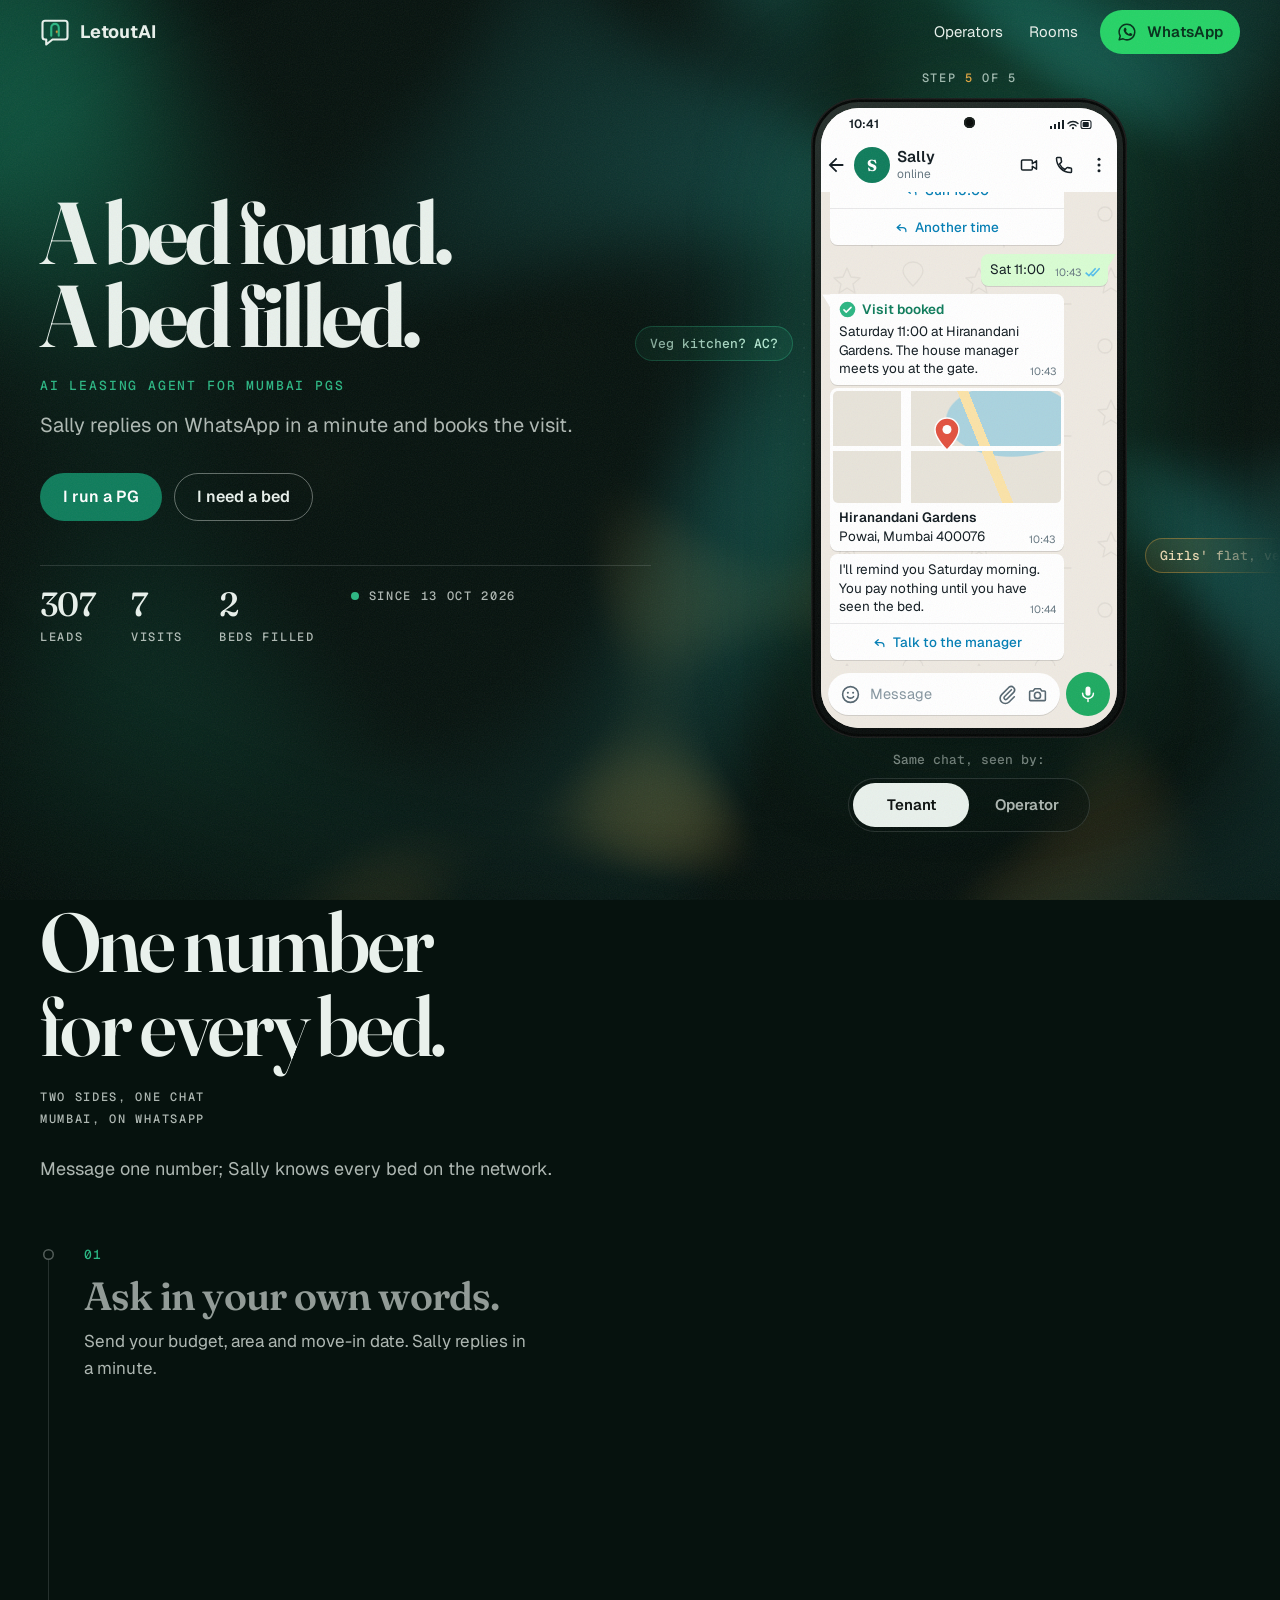
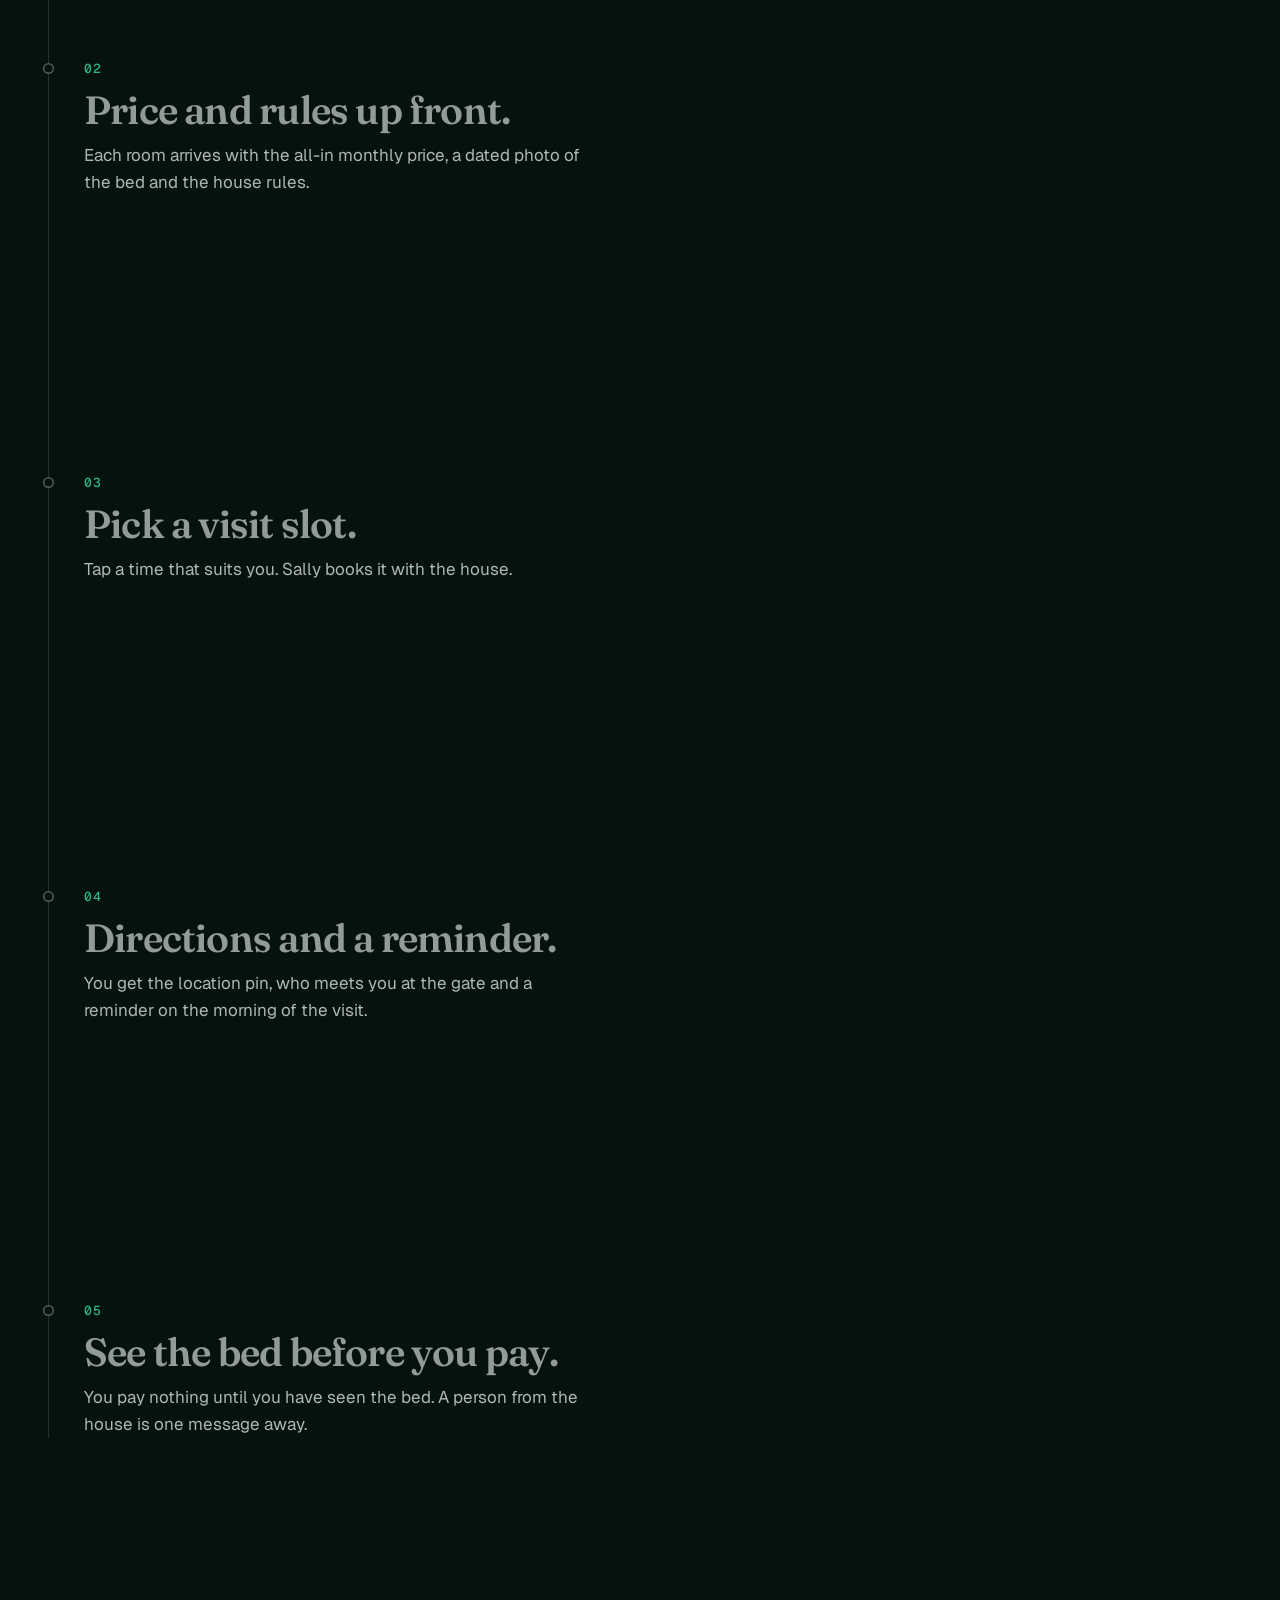
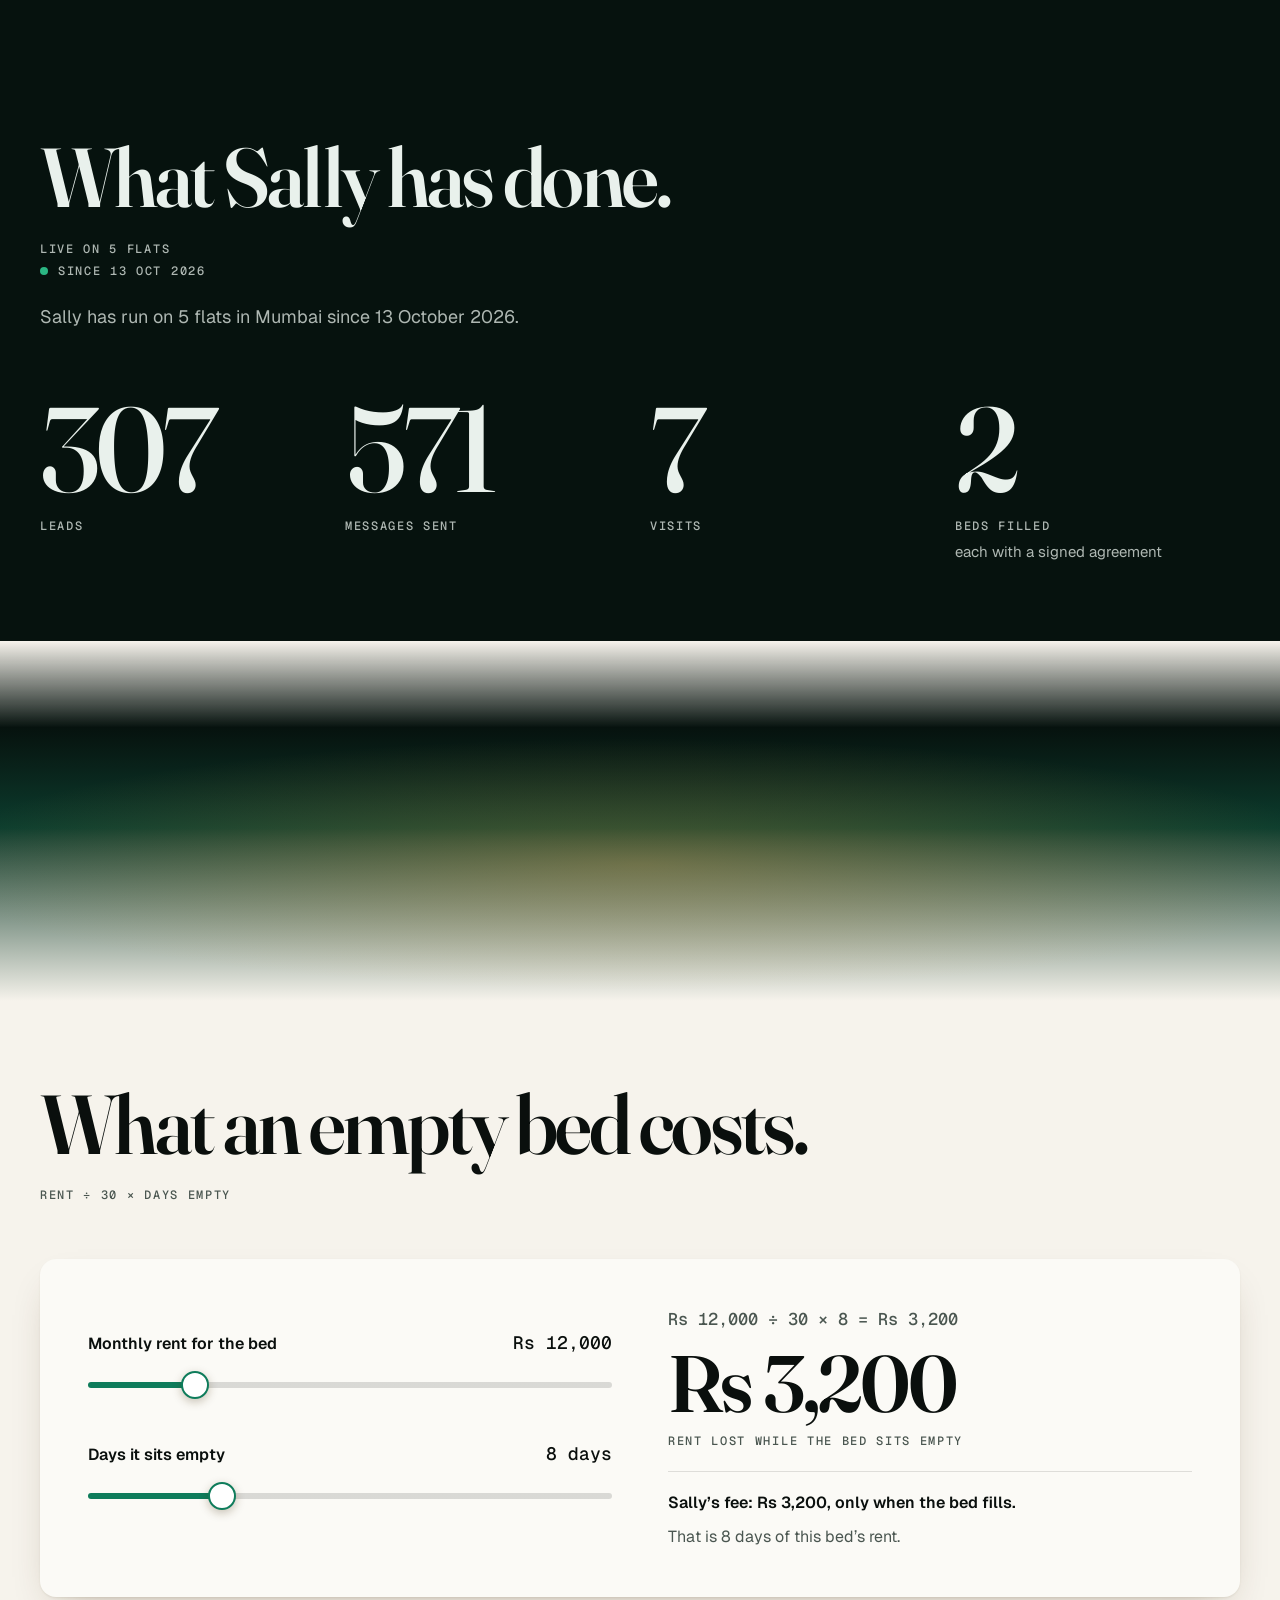
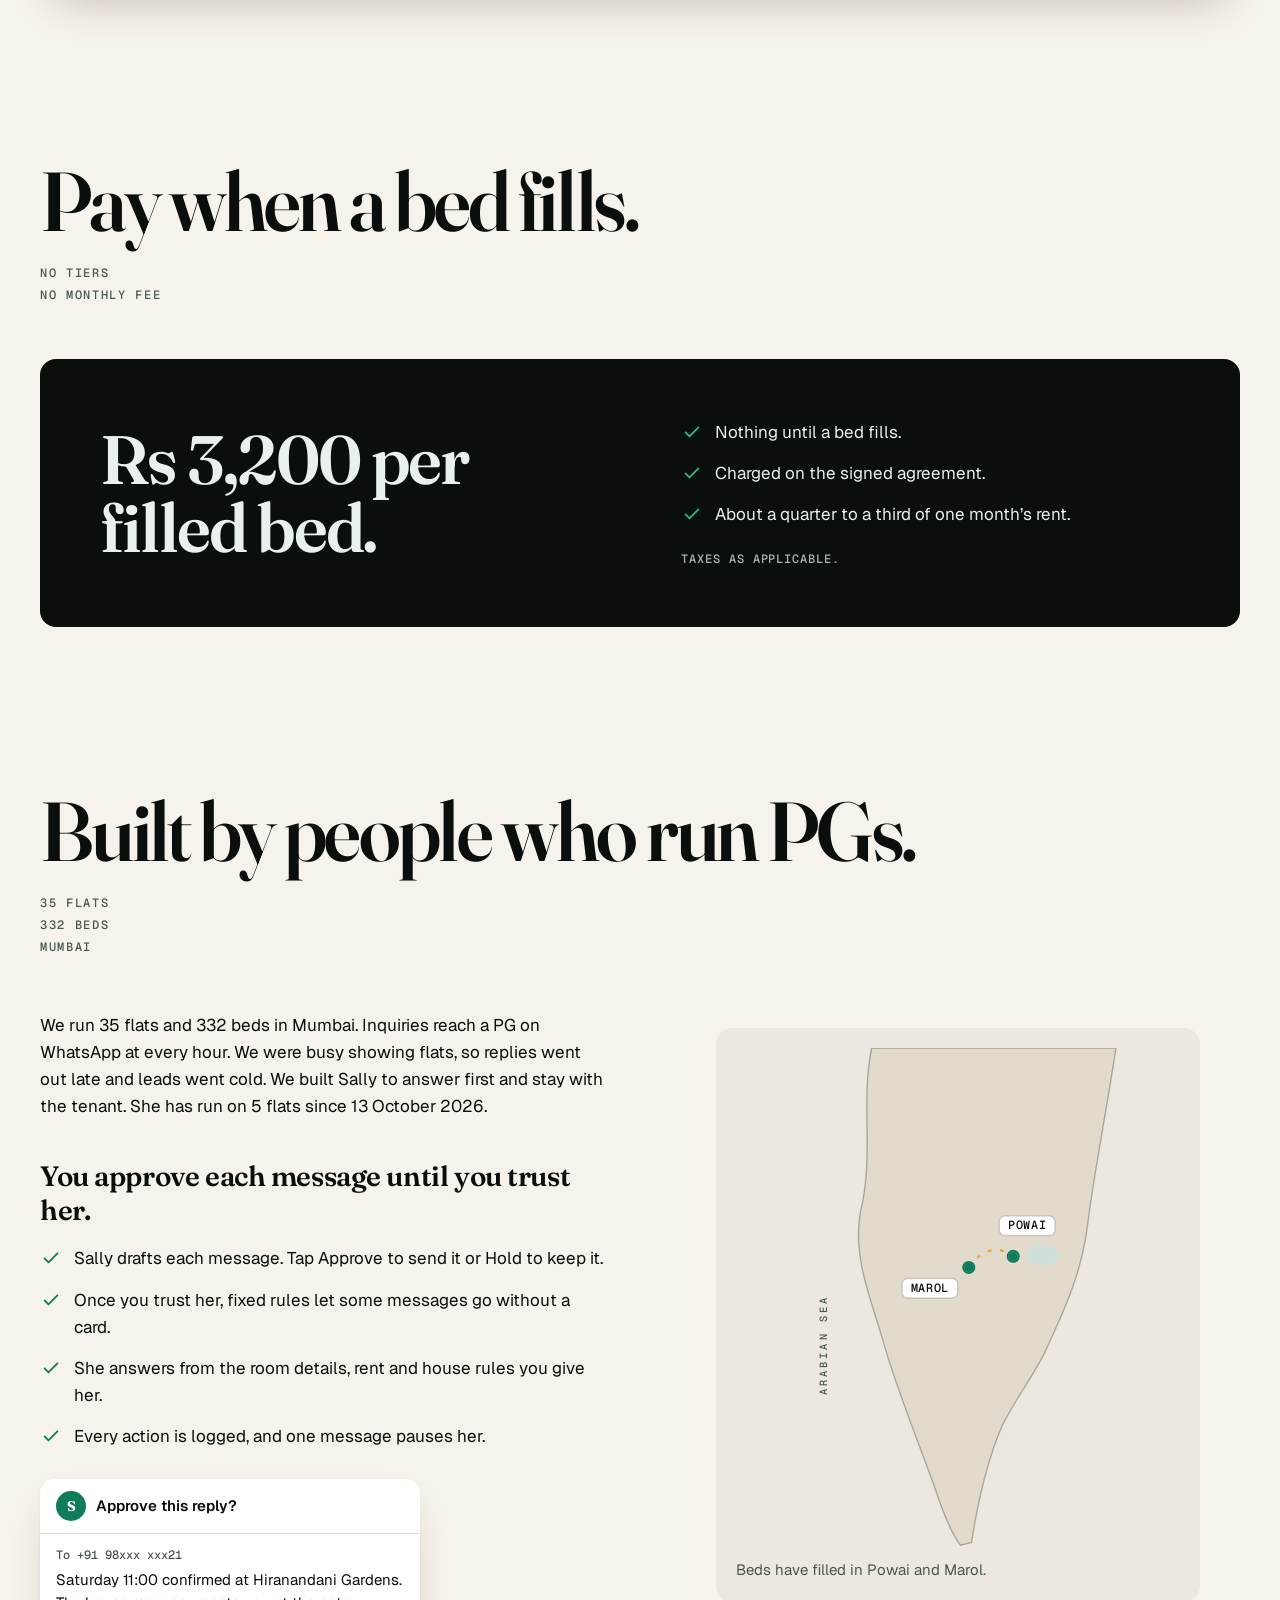
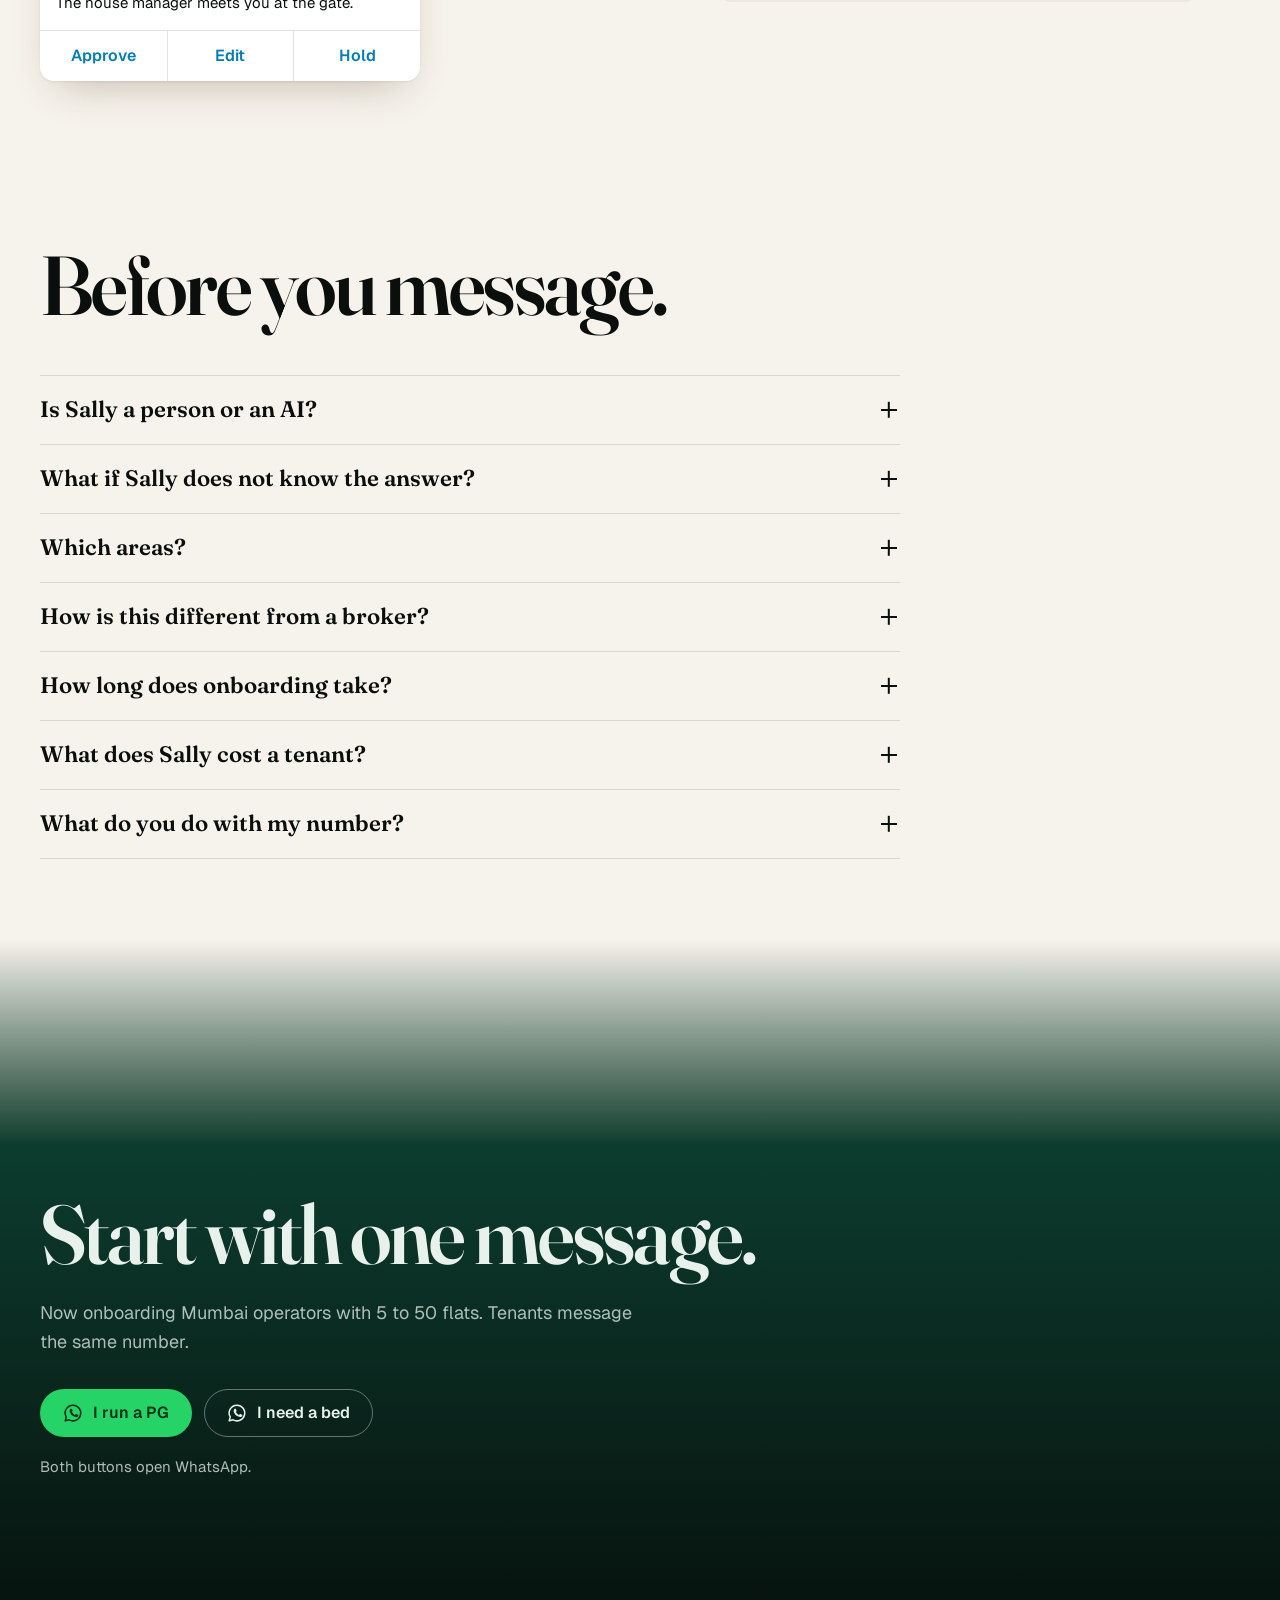
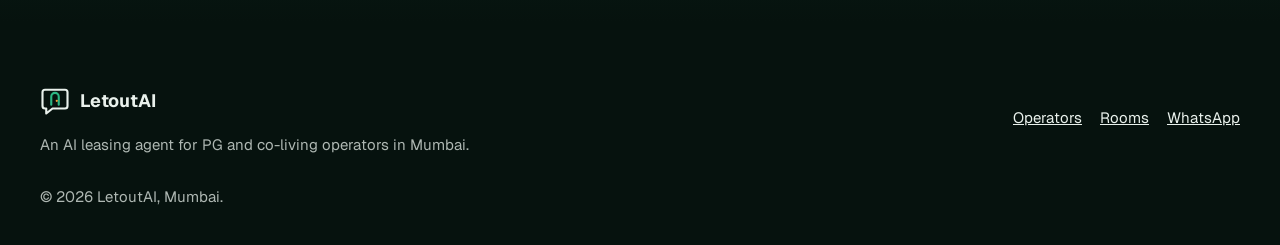
<file: index.html>
<!doctype html>
<html lang="en-IN">
<head>
<meta charset="utf-8">
<meta name="viewport" content="width=device-width, initial-scale=1, viewport-fit=cover">
<title>LetoutAI | Sally, the AI leasing agent for Mumbai PGs</title>
<meta name="description" content="Sally is an AI leasing agent on WhatsApp for Mumbai PGs. She takes each enquiry from first message to move-in. The operator shows the flat and says yes.">
<link rel="canonical" href="https://letoutai.com/">
<meta property="og:url" content="https://letoutai.com/">
<meta name="theme-color" content="#06120E">
<meta property="og:type" content="website">
<meta property="og:site_name" content="LetoutAI">
<meta property="og:title" content="LetoutAI | Sally, the AI leasing agent for Mumbai PGs">
<meta property="og:description" content="Sally is an AI leasing agent on WhatsApp for Mumbai PGs. She takes each enquiry from first message to move-in. The operator shows the flat and says yes.">
<meta property="og:image" content="https://letoutai.com/assets/og.png">
<meta property="og:image:width" content="1200">
<meta property="og:image:height" content="630">
<meta property="og:image:alt" content="LetoutAI. A bed found. A bed filled.">
<meta name="twitter:card" content="summary_large_image">
<meta name="twitter:title" content="LetoutAI | Sally, the AI leasing agent for Mumbai PGs">
<meta name="twitter:description" content="Sally is an AI leasing agent on WhatsApp for Mumbai PGs. She takes each enquiry from first message to move-in. The operator shows the flat and says yes.">
<meta name="twitter:image" content="https://letoutai.com/assets/og.png">
<link rel="icon" href="favicon.svg" type="image/svg+xml">
<link rel="preconnect" href="https://fonts.googleapis.com">
<link rel="preconnect" href="https://fonts.gstatic.com" crossorigin>
<link rel="stylesheet" href="https://fonts.googleapis.com/css2?family=Fraunces:opsz,wght@9..144,500;9..144,600;9..144,700&family=Geist:wght@400;600&family=Geist+Mono:wght@500&display=swap">
<link rel="stylesheet" href="assets/style.css">
<script>document.documentElement.classList.add('js')</script>
<script type="application/ld+json">{"@context":"https://schema.org","@type":"Organization","name":"LetoutAI","url":"https://letoutai.com/","logo":"https://letoutai.com/favicon.svg","description":"LetoutAI builds Sally, an AI leasing agent on WhatsApp for PG and co-living operators in Mumbai.","areaServed":{"@type":"City","name":"Mumbai"},"contactPoint":{"@type":"ContactPoint","contactType":"sales","url":"https://wa.me/919321804793?text=Hi%20Sally%2C%20I%20run%20a%20PG%20in%20Mumbai%20and%20want%20to%20fill%20beds%20with%20you."}}</script>
</head>
<body>
<a class="skip" href="#main">Skip to content</a>
<header class="nav">
<nav class="wrap" aria-label="Main">
<a class="brand" href="./"><svg viewBox="0 0 24 24" aria-hidden="true"><path class="mk-b" d="M4 3h16a2 2 0 0 1 2 2v11a2 2 0 0 1-2 2H10l-5 4v-4H4a2 2 0 0 1-2-2V5a2 2 0 0 1 2-2z"/><path class="mk-d" d="M9 15V8.5a3 3 0 0 1 6 0V15"/><circle class="mk-k" cx="13.4" cy="11.8" r=".9"/></svg><b>LetoutAI</b></a>
<a class="nl" href="operators/">Operators</a><a class="nl" href="rooms/">Rooms</a>
<a class="btn btn-wa" href="https://wa.me/919321804793?text=Hi%20Sally%2C%20I%20run%20a%20PG%20in%20Mumbai%20and%20want%20to%20fill%20beds%20with%20you."><svg viewBox="0 0 24 24" aria-hidden="true"><path d="M12 2.6a9.4 9.4 0 0 0-8.1 14.2L2.6 21.4l4.7-1.2A9.4 9.4 0 1 0 12 2.6z" fill="none" stroke="currentColor" stroke-width="1.8" stroke-linejoin="round"/><path d="M8.7 7.4c.3-.5.6-.5.9-.5h.6c.2 0 .4.1.5.4l.8 1.9c.1.3 0 .5-.1.7l-.6.7c-.1.2-.2.4 0 .6.8 1.4 1.9 2.4 3.3 3.1.2.1.4.1.6-.1l.8-.9c.2-.2.4-.2.7-.1l1.8.9c.3.1.4.3.4.5 0 .9-.5 1.9-1.6 2.2-.9.3-2.1.2-4-.8-2.4-1.3-4-3.6-4.4-4.7-.6-1.3-.4-2.9.3-3.9z" fill="currentColor"/></svg><span>WhatsApp</span></a>
</nav>
</header>
<main id="main">
<div class="world">
<div class="sky" aria-hidden="true"><canvas></canvas><div class="aurora"><i></i></div><div class="dots"></div></div>
<section class="story" aria-labelledby="h-hero">
<div class="lanes" aria-hidden="true"><div class="lane d2"></div><div class="lane d"></div><div class="lane s"></div><div class="lane s2"></div></div>
<div class="wrap">
<div class="hero">
<h1 class="h1" id="h-hero"><span>A bed found.</span><span>A bed filled.</span></h1>
<p class="hcap">AI leasing agent for Mumbai PGs</p>
<p class="lead">Sally replies on WhatsApp in a minute and books the visit.</p>
<div class="btns"><a class="btn" href="operators/">I run a PG</a><a class="btn btn-ghost" href="rooms/">I need a bed</a></div>
<div class="stats">
<div><b data-to="307">307</b><span>leads</span></div>
<div><b data-to="7">7</b><span>visits</span></div>
<div><b data-to="2">2</b><span>beds filled</span></div>
<div class="since"><span class="live">Since 13 Oct 2026</span></div>
</div>
</div>
<div class="stage">
<p class="stp" aria-hidden="true">Step <b>1</b> of <span>5</span></p>
<div class="ph" aria-hidden="true">
<div class="phone" data-thread="tenant"></div>
<span class="fg a">PG near Marol? 1 Dec</span>
<span class="fg b">2 beds free, Powai</span>
</div>
<div class="pick"><p class="pick-l" id="seg-l">Same chat, seen by:</p><div class="seg" role="radiogroup" aria-labelledby="seg-l">
<button type="button" role="radio" aria-checked="true" data-p="tenant">Tenant</button><button type="button" role="radio" aria-checked="false" tabindex="-1" data-p="operator">Operator</button>
</div></div>
</div>
<div class="sides" id="how">
<h2 class="op rv" id="h-sides">One number for every bed.</h2>
<div class="credits"><span class="cr">Two sides, one chat</span><span class="cr">Mumbai, on WhatsApp</span></div>
<p class="sub" data-side="tenant">Message one number; Sally knows every bed on the network.</p>
<p class="sub" data-side="operator" hidden>An inquiry that does not fit your flat goes to the next operator on Sally. When theirs do not fit, they can come to you.</p>
<ol class="steps" data-side="tenant"><li class="step" data-upto="2" data-x="0,1"><span class="n">01</span><h3>Ask in your own words.</h3><p>Send your budget, area and move-in date. Sally replies in a minute.</p><div class="xc wa-bd" aria-hidden="true"><div class="wa-th"></div></div></li><li class="step" data-upto="4" data-x="3"><span class="n">02</span><h3>Price and rules up front.</h3><p>Each room arrives with the all-in monthly price, a dated photo of the bed and the house rules.</p><div class="xc wa-bd" aria-hidden="true"><div class="wa-th"></div></div></li><li class="step" data-upto="7" data-x="6,7"><span class="n">03</span><h3>Pick a visit slot.</h3><p>Tap a time that suits you. Sally books it with the house.</p><div class="xc wa-bd" aria-hidden="true"><div class="wa-th"></div></div></li><li class="step" data-upto="9" data-x="8,9"><span class="n">04</span><h3>Directions and a reminder.</h3><p>You get the location pin, who meets you at the gate and a reminder on the morning of the visit.</p><div class="xc wa-bd" aria-hidden="true"><div class="wa-th"></div></div></li><li class="step" data-upto="10" data-x="10"><span class="n">05</span><h3>See the bed before you pay.</h3><p>You pay nothing until you have seen the bed. A person from the house is one message away.</p><div class="xc wa-bd" aria-hidden="true"><div class="wa-th"></div></div></li></ol>
<ol class="steps" data-side="operator" hidden><li class="step" data-upto="0" data-x="0"><span class="n">01</span><h3>Sally answers every inquiry.</h3><p>Day or night, she replies from your rooms, your prices and your rules, then tells you who asked.</p><div class="xc wa-bd" aria-hidden="true"><div class="wa-th"></div></div></li><li class="step" data-upto="2" data-x="1,2"><span class="n">02</span><h3>You approve on a card.</h3><p>Until you trust her, each reply waits on a WhatsApp card. Tap Approve, Edit or Hold.</p><div class="xc wa-bd" aria-hidden="true"><div class="wa-th"></div></div></li><li class="step" data-upto="3" data-x="3"><span class="n">03</span><h3>She books the visit.</h3><p>The tenant picks a slot. Sally sends the reminder and directions. You show the flat.</p><div class="xc wa-bd" aria-hidden="true"><div class="wa-th"></div></div></li><li class="step" data-upto="6" data-x="5,6"><span class="n">04</span><h3>Token and agreement on WhatsApp.</h3><p>After the visit, Sally tracks the token and sends the agreement to sign on the phone.</p><div class="xc wa-bd" aria-hidden="true"><div class="wa-th"></div></div></li><li class="step" data-upto="7" data-x="7"><span class="n">05</span><h3>Bed filled. Then you pay.</h3><p>Rs 3,200 falls due on the signed agreement. Nothing before, nothing monthly.</p><div class="xc wa-bd" aria-hidden="true"><div class="wa-th"></div></div></li><li class="step" data-upto="9" data-x="9"><span class="n">06</span><h3>Rent reminders and the monthly profit and loss.</h3><p>Sally reminds your tenants when rent is due. Once a month she sends you the beds, rent collected, expenses and net for each flat.</p><div class="xc wa-bd" aria-hidden="true"><div class="wa-th"></div></div></li></ol>
</div>
</div>
</section>
<section class="sec" aria-labelledby="h-proof">
<div class="wrap">
<h2 class="op rv" id="h-proof">What Sally has done.</h2>
<div class="credits"><span class="cr">Live on 5 flats</span><span class="cr live">Since 13 Oct 2026</span></div>
<p class="sub">Sally has run on 5 flats in Mumbai since 13 October 2026.</p>
<div class="nums">
<div class="num"><b data-to="307">307</b><span class="cr">leads</span></div>
<div class="num"><b data-to="571">571</b><span class="cr">messages sent</span></div>
<div class="num"><b data-to="7">7</b><span class="cr">visits</span></div>
<div class="num"><b data-to="2">2</b><span class="cr">beds filled</span><small>each with a signed agreement</small></div>
</div>
</div>
</section>
</div>
<div class="dawn" aria-hidden="true"></div>
<div class="paper on-paper">
<section class="sec" id="calc" aria-labelledby="h-calc">
<div class="wrap">
<h2 class="op rv" id="h-calc">What an empty bed costs.</h2>
<div class="credits"><span class="cr">Rent &divide; 30 &times; days empty</span></div>
<div class="calc">
<div>
<div class="fld"><label for="rent">Monthly rent for the bed <output for="rent">Rs 12,000</output></label><input class="rng" id="rent" type="range" min="9000" max="25000" step="500" value="12000"></div>
<div class="fld"><label for="days">Days it sits empty <output for="days">8 days</output></label><input class="rng" id="days" type="range" min="1" max="30" step="1" value="8"></div>
</div>
<div class="out" aria-live="polite">
<p class="math">Rs 12,000 &divide; 30 &times; 8 = Rs 3,200</p>
<span class="lost">Rs 3,200</span>
<p class="cr">Rent lost while the bed sits empty</p>
<p class="fee">Sally&rsquo;s fee: Rs 3,200, only when the bed fills.</p>
<p class="pay">That is 8 days of this bed&rsquo;s rent.</p>
</div>
</div>
</div>
</section>
<section class="sec" id="pricing" aria-labelledby="h-price">
<div class="wrap">
<h2 class="op rv" id="h-price">Pay when a bed fills.</h2>
<div class="credits"><span class="cr">No tiers</span><span class="cr">No monthly fee</span></div>
<div class="price">
<p class="big">Rs 3,200 per filled bed.</p>
<div><ul class="ticks"><li><svg viewBox="0 0 24 24" aria-hidden="true"><path d="m5 12.5 4.2 4.2L19 7" fill="none" stroke="currentColor" stroke-width="2" stroke-linecap="round" stroke-linejoin="round"/></svg><span>Nothing until a bed fills.</span></li><li><svg viewBox="0 0 24 24" aria-hidden="true"><path d="m5 12.5 4.2 4.2L19 7" fill="none" stroke="currentColor" stroke-width="2" stroke-linecap="round" stroke-linejoin="round"/></svg><span>Charged on the signed agreement.</span></li><li><svg viewBox="0 0 24 24" aria-hidden="true"><path d="m5 12.5 4.2 4.2L19 7" fill="none" stroke="currentColor" stroke-width="2" stroke-linecap="round" stroke-linejoin="round"/></svg><span>About a quarter to a third of one month&rsquo;s rent.</span></li></ul>
<p class="fine">Taxes as applicable.</p></div>
</div>
</div>
</section>
<section class="sec" aria-labelledby="h-std">
<div class="wrap">
<h2 class="op rv" id="h-std">Built by people who run PGs.</h2>
<div class="credits"><span class="cr">35 flats</span><span class="cr">332 beds</span><span class="cr">Mumbai</span></div>
<div class="std">
<div>
<p>We run 35 flats and 332 beds in Mumbai. Inquiries reach a PG on WhatsApp at every hour. We were busy showing flats, so replies went out late and leads went cold. We built Sally to answer first and stay with the tenant. She has run on 5 flats since 13 October 2026.</p>
<h3>You approve each message until you trust her.</h3>
<ul class="ticks"><li><svg viewBox="0 0 24 24" aria-hidden="true"><path d="m5 12.5 4.2 4.2L19 7" fill="none" stroke="currentColor" stroke-width="2" stroke-linecap="round" stroke-linejoin="round"/></svg><span>Sally drafts each message. Tap Approve to send it or Hold to keep it.</span></li><li><svg viewBox="0 0 24 24" aria-hidden="true"><path d="m5 12.5 4.2 4.2L19 7" fill="none" stroke="currentColor" stroke-width="2" stroke-linecap="round" stroke-linejoin="round"/></svg><span>Once you trust her, fixed rules let some messages go without a card.</span></li><li><svg viewBox="0 0 24 24" aria-hidden="true"><path d="m5 12.5 4.2 4.2L19 7" fill="none" stroke="currentColor" stroke-width="2" stroke-linecap="round" stroke-linejoin="round"/></svg><span>She answers from the room details, rent and house rules you give her.</span></li><li><svg viewBox="0 0 24 24" aria-hidden="true"><path d="m5 12.5 4.2 4.2L19 7" fill="none" stroke="currentColor" stroke-width="2" stroke-linecap="round" stroke-linejoin="round"/></svg><span>Every action is logged, and one message pauses her.</span></li></ul>
<div class="appr" role="group" aria-label="Example approval card">
<div class="appr-h"><span class="wa-av" aria-hidden="true">S</span>Approve this reply?</div>
<div class="appr-b"><small>To +91 98xxx xxx21</small>Saturday 11:00 confirmed at Hiranandani Gardens. The house manager meets you at the gate.</div>
<div class="appr-a"><button type="button" data-a="ok">Approve</button><button type="button" data-a="edit">Edit</button><button type="button" data-a="hold">Hold</button></div>
<div class="appr-s" aria-live="polite"><span></span><button type="button">Reset</button></div>
</div>
</div>
<figure class="mapc">
<svg class="mumbai" viewBox="0 0 240 360" role="img" aria-labelledby="map-t"><title id="map-t">Map of Mumbai with Powai and Marol marked</title>
<path class="land" d="M58 0C50 40 60 78 50 118C44 150 58 182 66 210C76 246 92 284 104 318C110 336 116 350 122 358L130 356C134 330 140 300 152 272C164 248 178 232 186 212C198 186 210 160 214 124C218 92 226 52 234 0Z"/>
<ellipse class="lake" cx="181" cy="149" rx="12" ry="7.5"/>
<path class="route" d="M128 158C138 144 150 142 160 150"/>
<circle class="pulse" cx="128" cy="158" r="4"/><circle class="pulse b" cx="160" cy="150" r="4"/>
<circle class="dot" cx="128" cy="158" r="3.4"/><circle class="dot" cx="160" cy="150" r="3.4"/>
<rect class="hc" x="80" y="166" width="40" height="14" rx="4"/><text x="100" y="175.6" text-anchor="middle">MAROL</text>
<rect class="hc" x="150" y="121" width="40" height="14" rx="4"/><text x="170" y="130.6" text-anchor="middle">POWAI</text>
<text class="sea" x="26" y="250" transform="rotate(-90 26 250)">ARABIAN SEA</text>
</svg>
<figcaption>Beds have filled in Powai and Marol.</figcaption>
</figure>
</div>
</div>
</section>
<section class="sec" aria-labelledby="h-faq">
<div class="wrap">
<h2 class="op rv" id="h-faq">Before you message.</h2>

<div class="faq">
<div class="qa"><h3><button type="button" id="hq1" aria-expanded="false" aria-controls="ha1">Is Sally a person or an AI?<span class="pl" aria-hidden="true"></span></button></h3><div class="ans" id="ha1" role="region" aria-labelledby="hq1"><div><p>Sally is an AI agent. She says so when a tenant asks, and a person from the house is one message away. A person from the flat meets the tenant at the visit.</p></div></div></div>
<div class="qa"><h3><button type="button" id="hq2" aria-expanded="false" aria-controls="ha2">What if Sally does not know the answer?<span class="pl" aria-hidden="true"></span></button></h3><div class="ans" id="ha2" role="region" aria-labelledby="hq2"><div><p>She asks the operator on WhatsApp and replies after the operator answers.</p></div></div></div>
<div class="qa"><h3><button type="button" id="hq3" aria-expanded="false" aria-controls="ha3">Which areas?<span class="pl" aria-hidden="true"></span></button></h3><div class="ans" id="ha3" role="region" aria-labelledby="hq3"><div><p>Mumbai. Beds have filled in Powai and Marol. Tenants message one number and Sally knows every bed on the network.</p></div></div></div>
<div class="qa"><h3><button type="button" id="hq4" aria-expanded="false" aria-controls="ha4">How is this different from a broker?<span class="pl" aria-hidden="true"></span></button></h3><div class="ans" id="ha4" role="region" aria-labelledby="hq4"><div><p>Sally answers on WhatsApp at any hour, quotes the operator&rsquo;s own prices and rules, and books the visit. The operator pays Rs 3,200 when a bed fills. The tenant pays Sally nothing.</p></div></div></div>
<div class="qa"><h3><button type="button" id="hq5" aria-expanded="false" aria-controls="ha5">How long does onboarding take?<span class="pl" aria-hidden="true"></span></button></h3><div class="ans" id="ha5" role="region" aria-labelledby="hq5"><div><p>A day. You share flats and house rules, connect a WhatsApp number and approve the first messages on cards.</p></div></div></div>
<div class="qa"><h3><button type="button" id="hq6" aria-expanded="false" aria-controls="ha6">What does Sally cost a tenant?<span class="pl" aria-hidden="true"></span></button></h3><div class="ans" id="ha6" role="region" aria-labelledby="hq6"><div><p>Nothing. LetoutAI earns from the operator when a bed fills.</p></div></div></div>
<div class="qa"><h3><button type="button" id="hq7" aria-expanded="false" aria-controls="ha7">What do you do with my number?<span class="pl" aria-hidden="true"></span></button></h3><div class="ans" id="ha7" role="region" aria-labelledby="hq7"><div><p>Sally uses it for this search only. Say stop and the messages stop.</p></div></div></div>
</div>
</div>
</section>
</div>
<section class="close" aria-labelledby="h-close">
<div class="wrap">
<h2 class="op rv" id="h-close">Start with one message.</h2>
<p class="sub">Now onboarding Mumbai operators with 5 to 50 flats. Tenants message the same number.</p>
<div class="btns"><a class="btn btn-wa" href="https://wa.me/919321804793?text=Hi%20Sally%2C%20I%20run%20a%20PG%20in%20Mumbai%20and%20want%20to%20fill%20beds%20with%20you."><svg viewBox="0 0 24 24" aria-hidden="true"><path d="M12 2.6a9.4 9.4 0 0 0-8.1 14.2L2.6 21.4l4.7-1.2A9.4 9.4 0 1 0 12 2.6z" fill="none" stroke="currentColor" stroke-width="1.8" stroke-linejoin="round"/><path d="M8.7 7.4c.3-.5.6-.5.9-.5h.6c.2 0 .4.1.5.4l.8 1.9c.1.3 0 .5-.1.7l-.6.7c-.1.2-.2.4 0 .6.8 1.4 1.9 2.4 3.3 3.1.2.1.4.1.6-.1l.8-.9c.2-.2.4-.2.7-.1l1.8.9c.3.1.4.3.4.5 0 .9-.5 1.9-1.6 2.2-.9.3-2.1.2-4-.8-2.4-1.3-4-3.6-4.4-4.7-.6-1.3-.4-2.9.3-3.9z" fill="currentColor"/></svg>I run a PG</a><a class="btn btn-ghost" href="https://wa.me/919321804793?text=Hi%20Sally%2C%20I%27m%20looking%20for%20a%20PG%20bed%20in%20Mumbai."><svg viewBox="0 0 24 24" aria-hidden="true"><path d="M12 2.6a9.4 9.4 0 0 0-8.1 14.2L2.6 21.4l4.7-1.2A9.4 9.4 0 1 0 12 2.6z" fill="none" stroke="currentColor" stroke-width="1.8" stroke-linejoin="round"/><path d="M8.7 7.4c.3-.5.6-.5.9-.5h.6c.2 0 .4.1.5.4l.8 1.9c.1.3 0 .5-.1.7l-.6.7c-.1.2-.2.4 0 .6.8 1.4 1.9 2.4 3.3 3.1.2.1.4.1.6-.1l.8-.9c.2-.2.4-.2.7-.1l1.8.9c.3.1.4.3.4.5 0 .9-.5 1.9-1.6 2.2-.9.3-2.1.2-4-.8-2.4-1.3-4-3.6-4.4-4.7-.6-1.3-.4-2.9.3-3.9z" fill="currentColor"/></svg>I need a bed</a></div>
<p class="note">Both buttons open WhatsApp.</p>
</div>
</section>
</main>
<footer class="foot">
<div class="wrap">
<div><a class="brand" href="./"><svg viewBox="0 0 24 24" aria-hidden="true"><path class="mk-b" d="M4 3h16a2 2 0 0 1 2 2v11a2 2 0 0 1-2 2H10l-5 4v-4H4a2 2 0 0 1-2-2V5a2 2 0 0 1 2-2z"/><path class="mk-d" d="M9 15V8.5a3 3 0 0 1 6 0V15"/><circle class="mk-k" cx="13.4" cy="11.8" r=".9"/></svg><b>LetoutAI</b></a><p>An AI leasing agent for PG and co-living operators in Mumbai.</p></div>
<nav aria-label="Footer"><a href="operators/">Operators</a><a href="rooms/">Rooms</a><a href="https://wa.me/919321804793?text=Hi%20Sally%2C%20I%20run%20a%20PG%20in%20Mumbai%20and%20want%20to%20fill%20beds%20with%20you.">WhatsApp</a></nav>
<p>&copy; 2026 LetoutAI, Mumbai.</p>
</div>
</footer>
<script src="assets/site.js" defer></script>
</body>
</html>
</file>
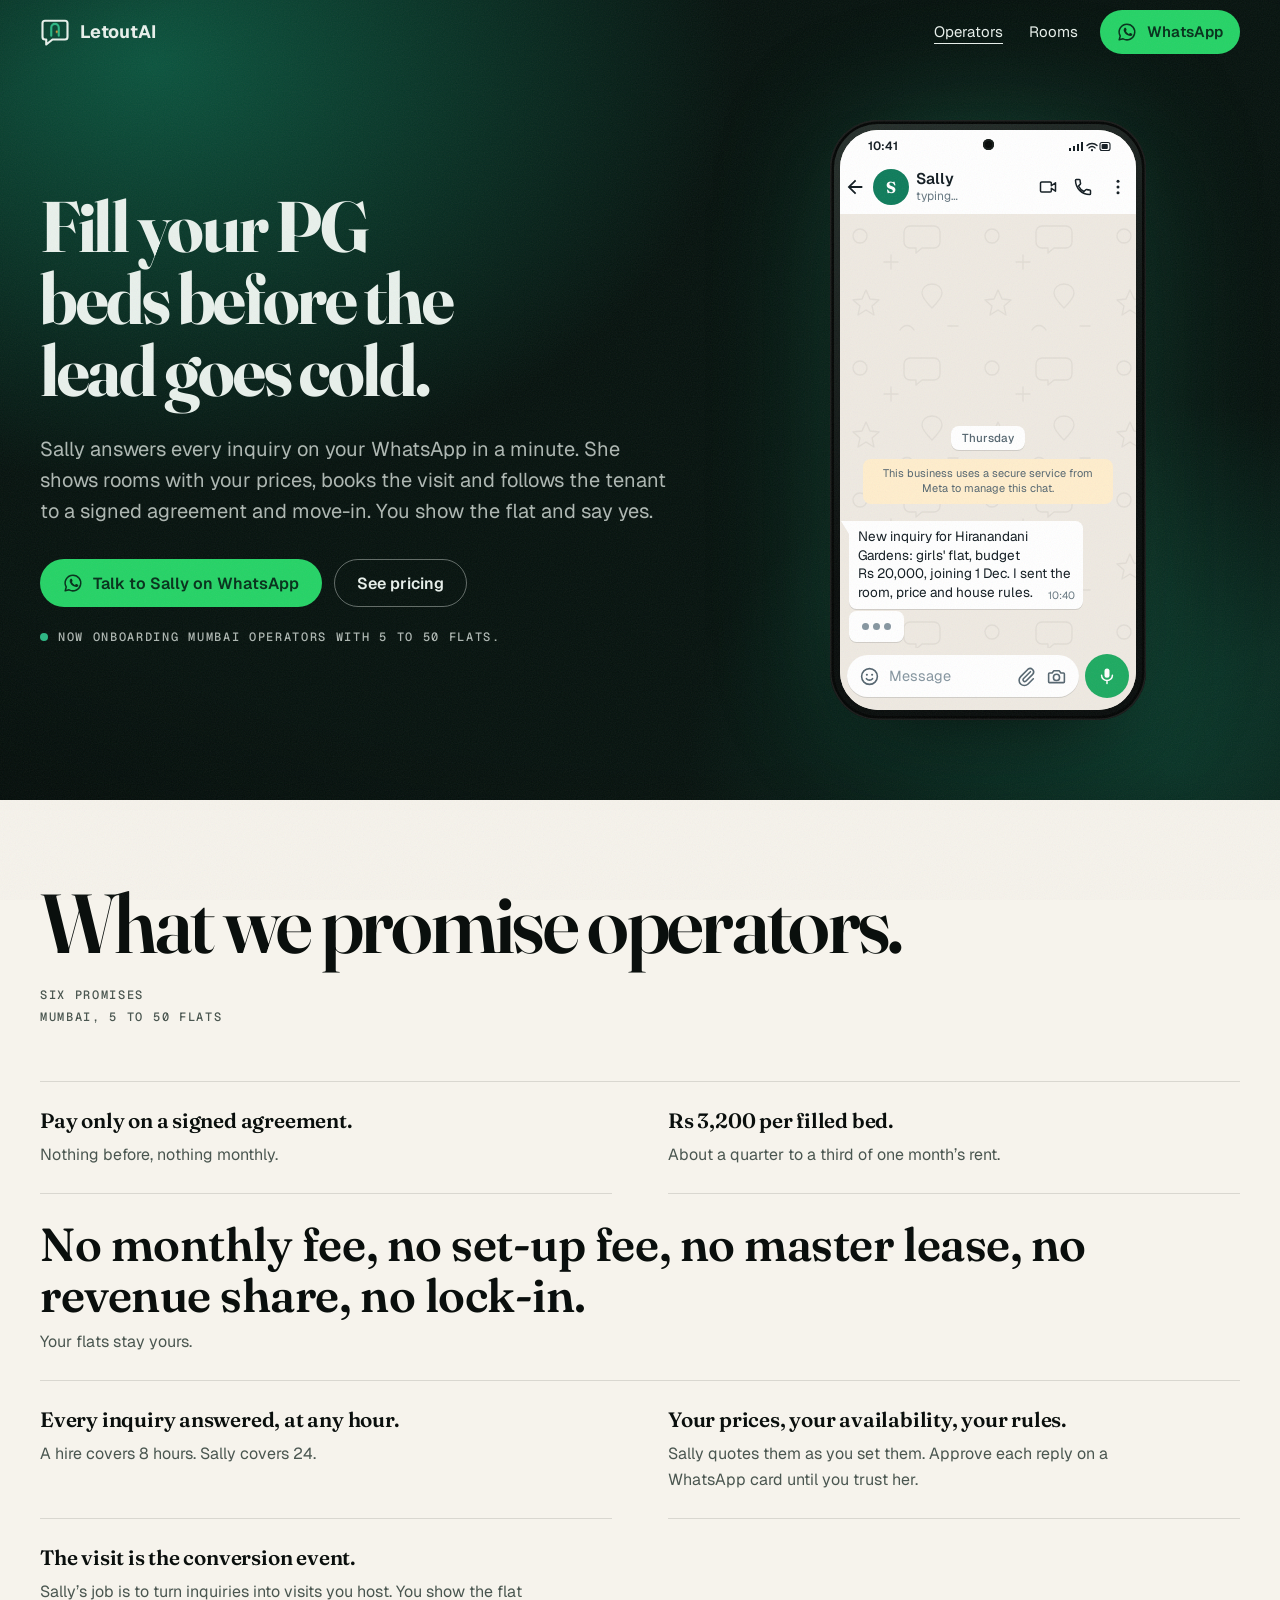
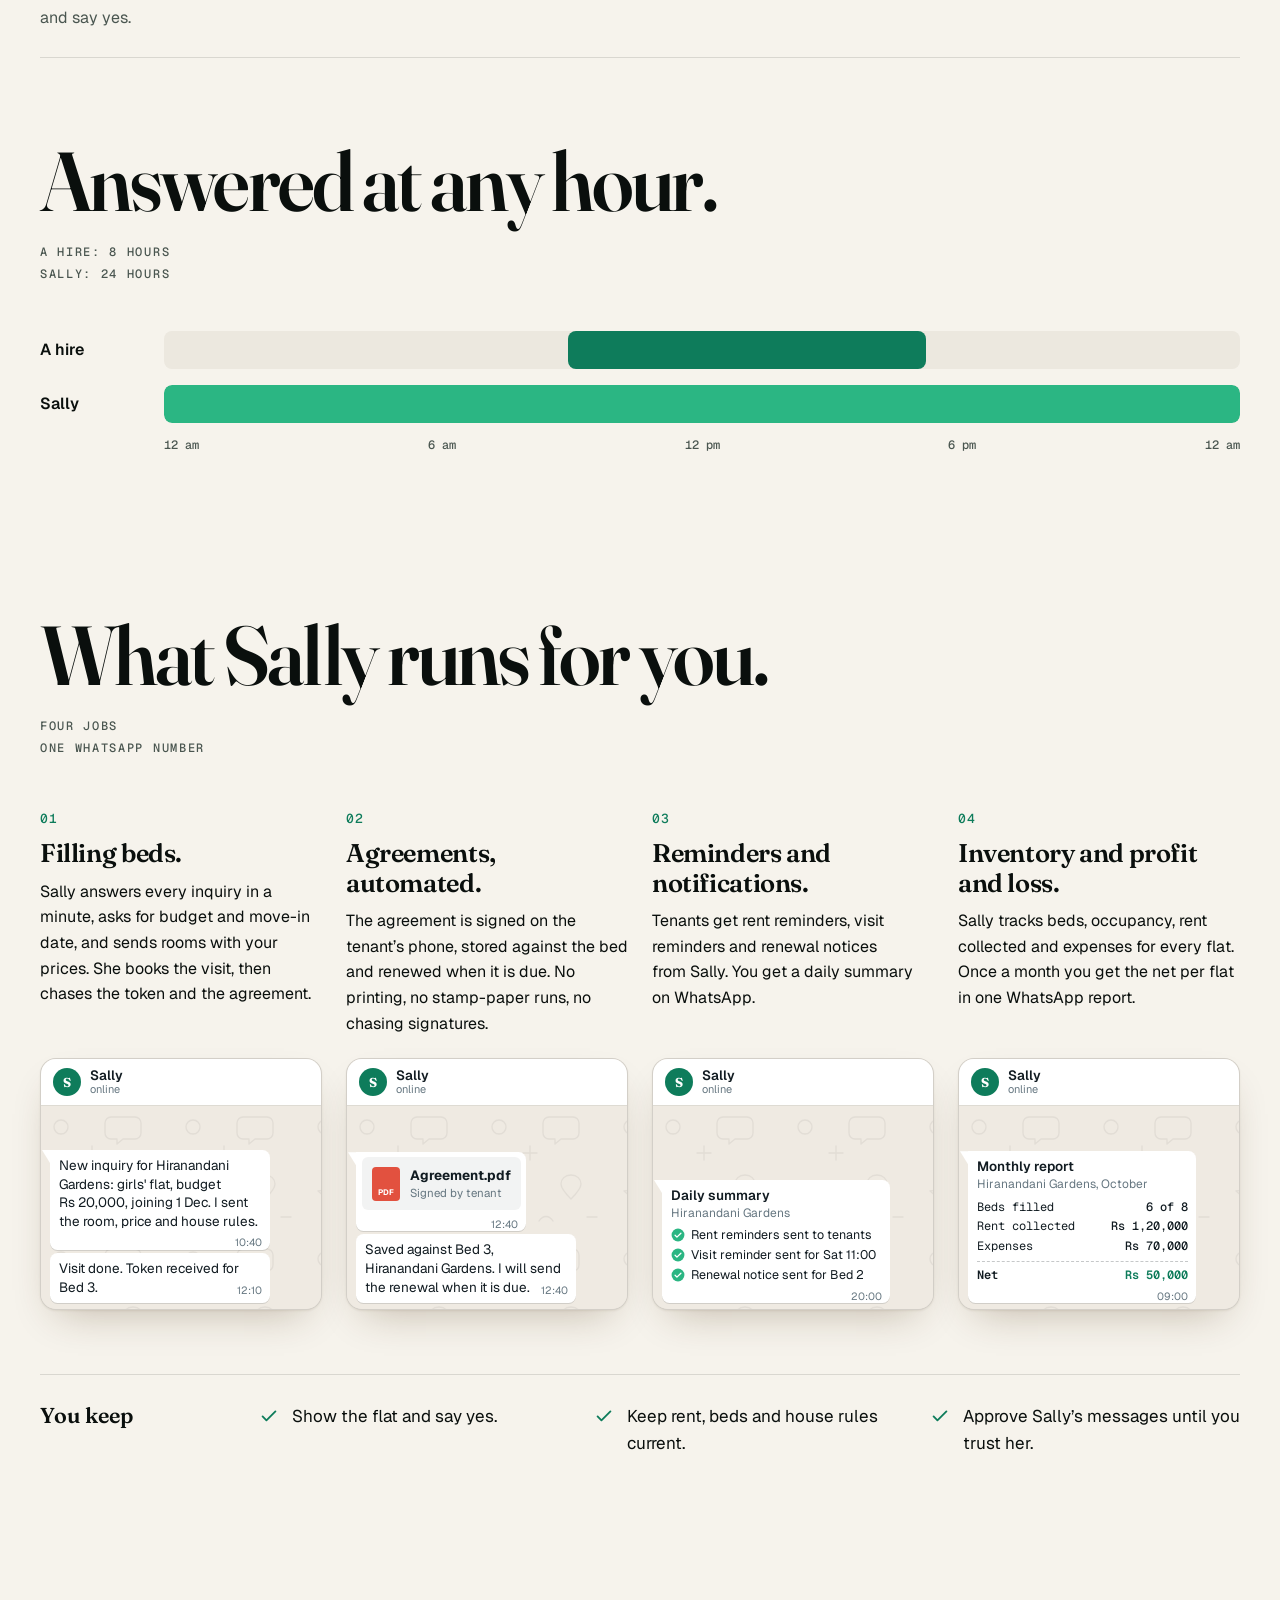
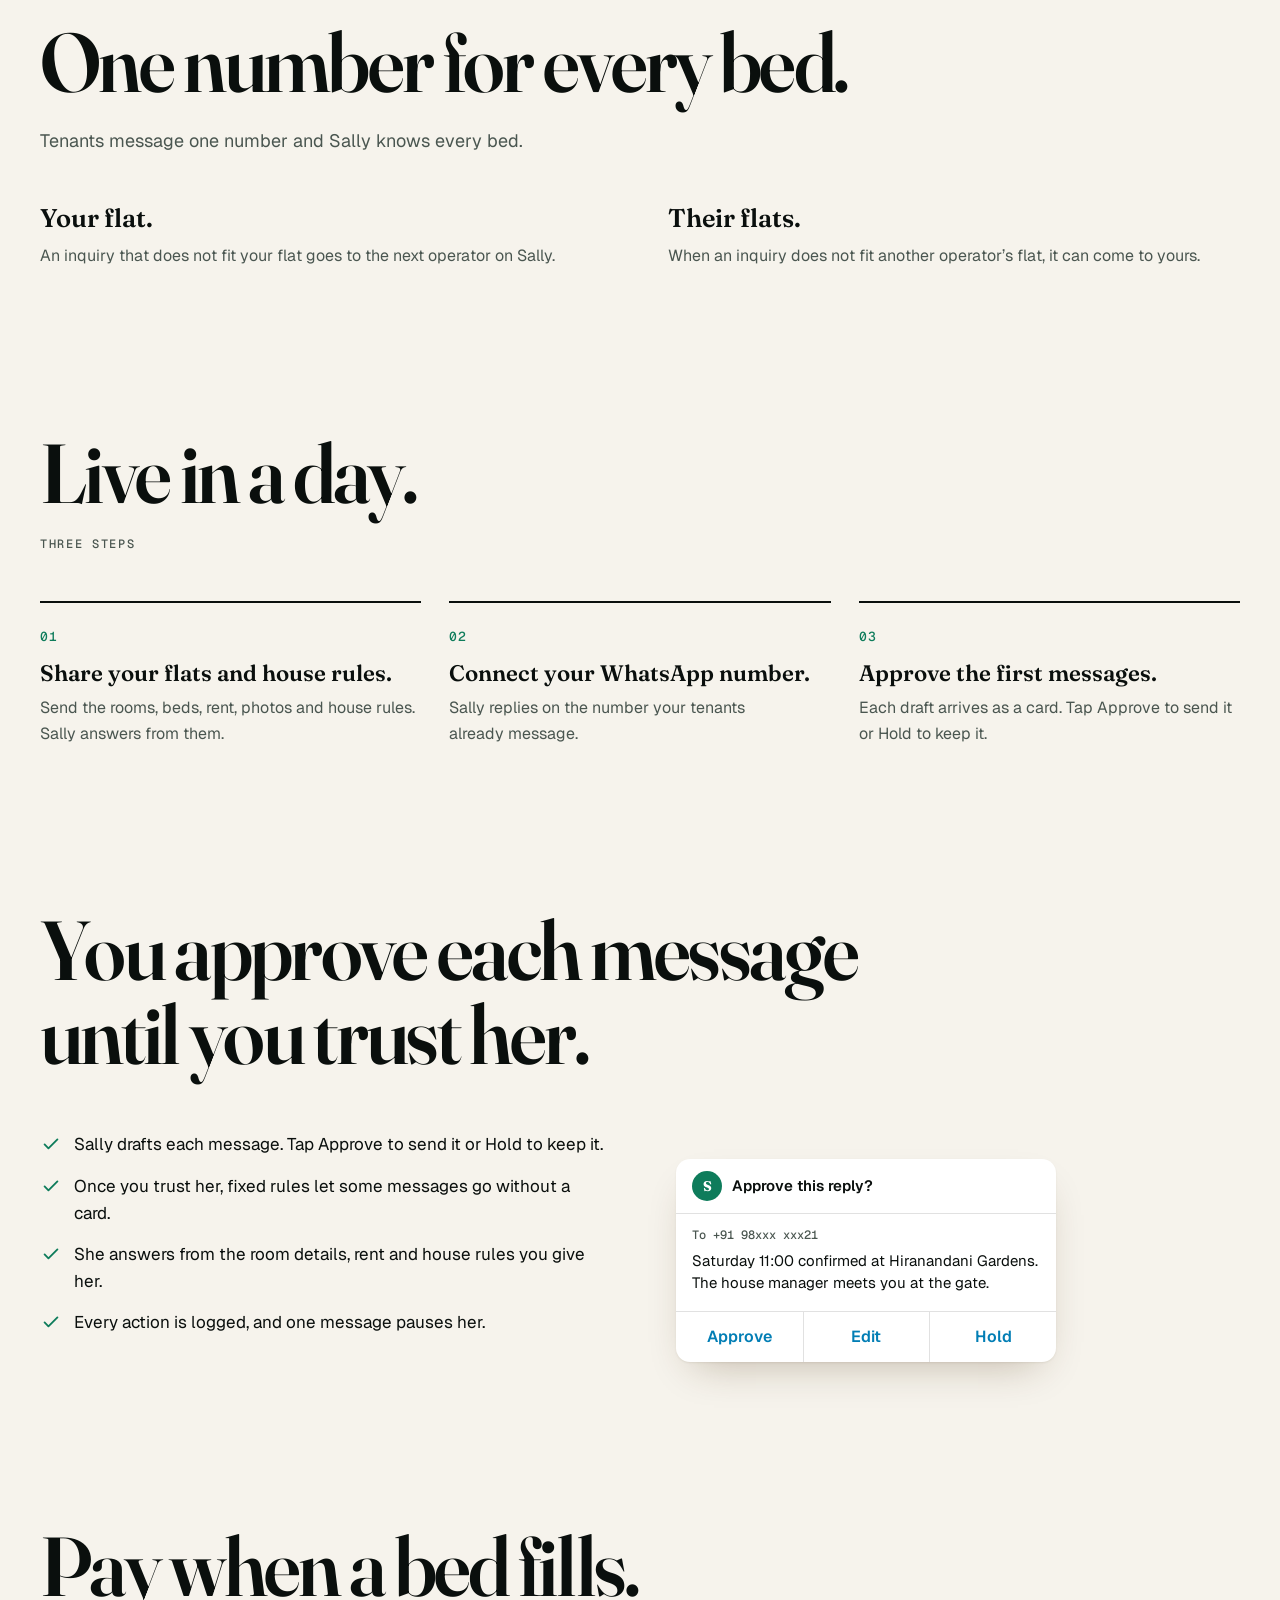
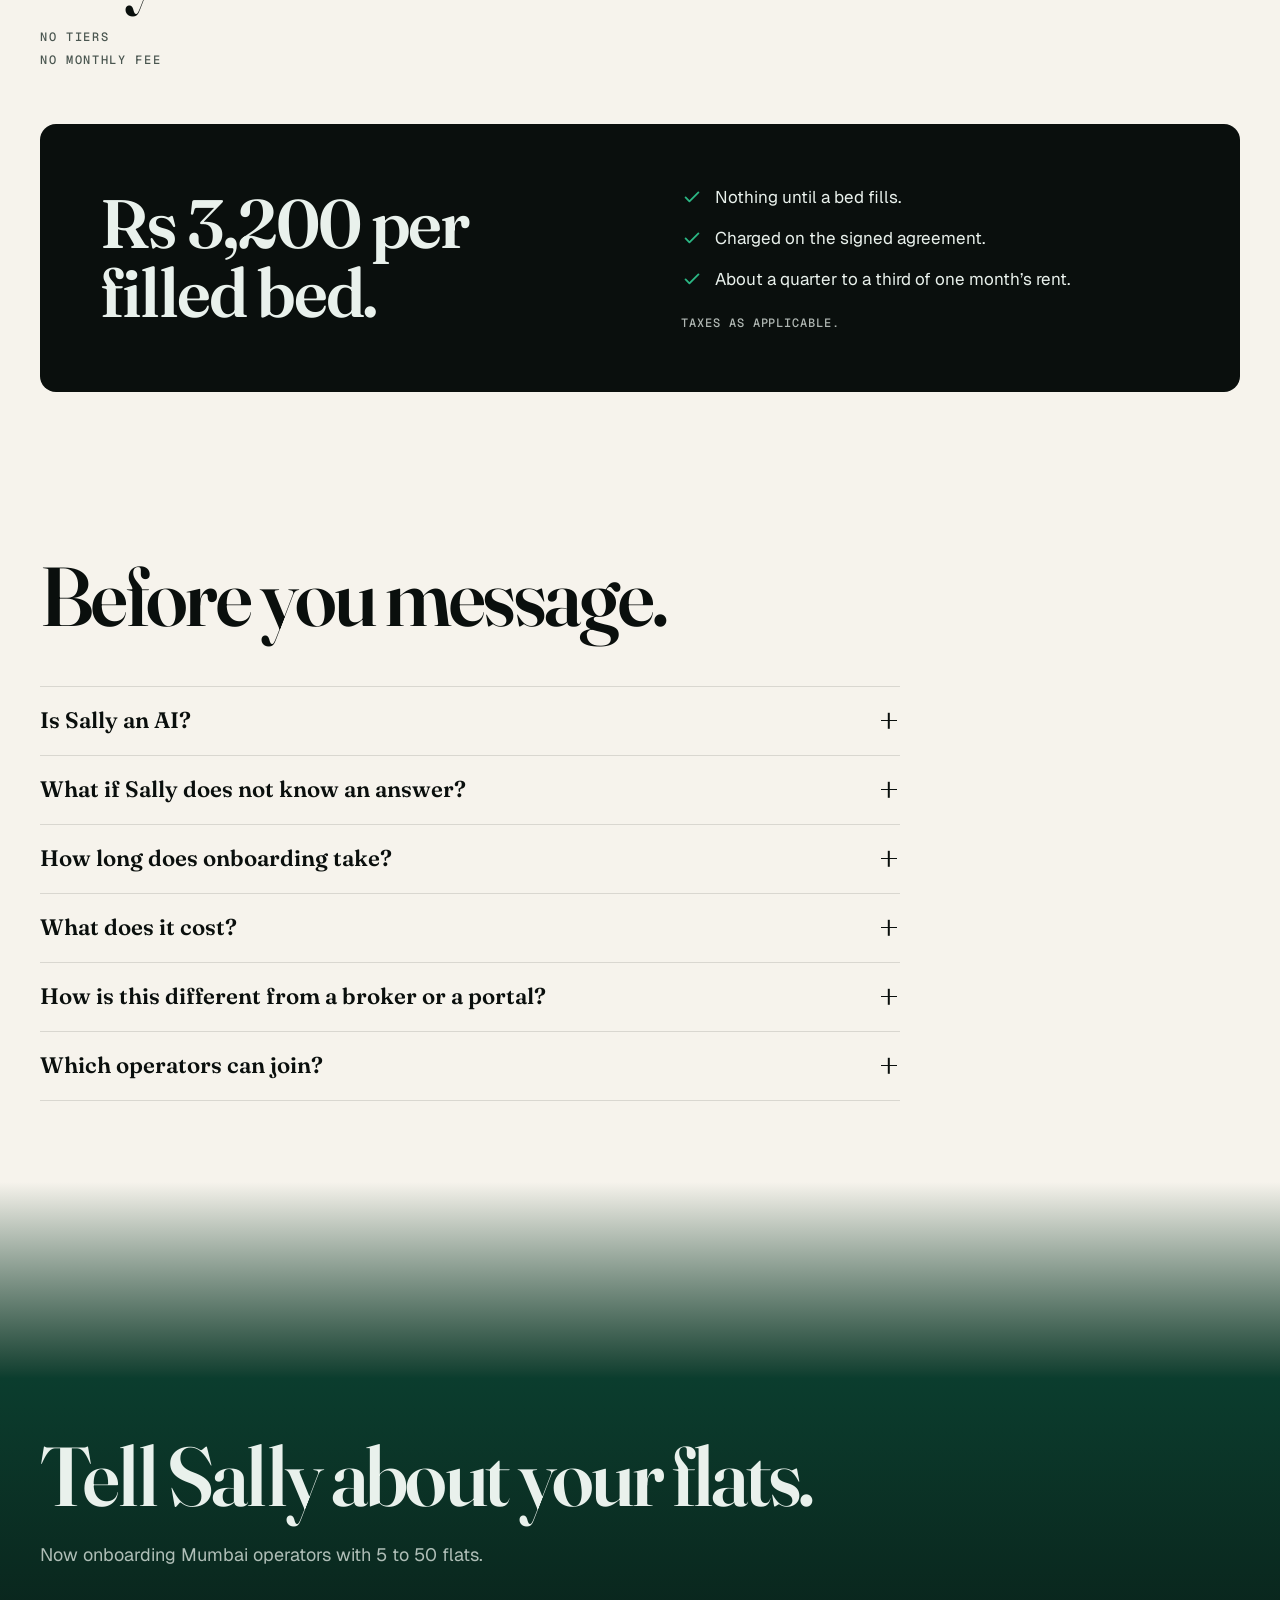
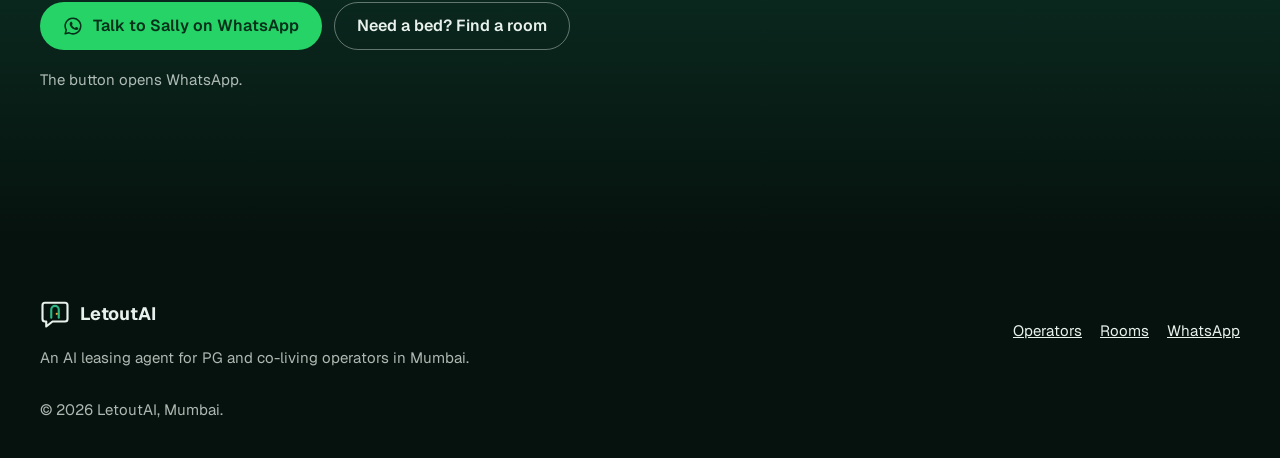
<file: operators/index.html>
<!doctype html>
<html lang="en-IN">
<head>
<meta charset="utf-8">
<meta name="viewport" content="width=device-width, initial-scale=1, viewport-fit=cover">
<title>For PG operators | LetoutAI</title>
<meta name="description" content="Sally answers every PG enquiry on your WhatsApp in a minute and follows it to a signed agreement. You show the flat and say yes. Rs 3,200 per filled bed.">
<link rel="canonical" href="https://letoutai.com/operators/">
<meta property="og:url" content="https://letoutai.com/operators/">
<meta name="theme-color" content="#06120E">
<meta property="og:type" content="website">
<meta property="og:site_name" content="LetoutAI">
<meta property="og:title" content="For PG operators | LetoutAI">
<meta property="og:description" content="Sally answers every PG enquiry on your WhatsApp in a minute and follows it to a signed agreement. You show the flat and say yes. Rs 3,200 per filled bed.">
<meta property="og:image" content="https://letoutai.com/assets/og.png">
<meta property="og:image:width" content="1200">
<meta property="og:image:height" content="630">
<meta property="og:image:alt" content="LetoutAI. A bed found. A bed filled.">
<meta name="twitter:card" content="summary_large_image">
<meta name="twitter:title" content="For PG operators | LetoutAI">
<meta name="twitter:description" content="Sally answers every PG enquiry on your WhatsApp in a minute and follows it to a signed agreement. You show the flat and say yes. Rs 3,200 per filled bed.">
<meta name="twitter:image" content="https://letoutai.com/assets/og.png">
<link rel="icon" href="../favicon.svg" type="image/svg+xml">
<link rel="preconnect" href="https://fonts.googleapis.com">
<link rel="preconnect" href="https://fonts.gstatic.com" crossorigin>
<link rel="stylesheet" href="https://fonts.googleapis.com/css2?family=Fraunces:opsz,wght@9..144,500;9..144,600;9..144,700&family=Geist:wght@400;600&family=Geist+Mono:wght@500&display=swap">
<link rel="stylesheet" href="../assets/style.css">
<script>document.documentElement.classList.add('js')</script>
</head>
<body>
<a class="skip" href="#main">Skip to content</a>
<header class="nav">
<nav class="wrap" aria-label="Main">
<a class="brand" href="../"><svg viewBox="0 0 24 24" aria-hidden="true"><path class="mk-b" d="M4 3h16a2 2 0 0 1 2 2v11a2 2 0 0 1-2 2H10l-5 4v-4H4a2 2 0 0 1-2-2V5a2 2 0 0 1 2-2z"/><path class="mk-d" d="M9 15V8.5a3 3 0 0 1 6 0V15"/><circle class="mk-k" cx="13.4" cy="11.8" r=".9"/></svg><b>LetoutAI</b></a>
<a class="nl" href="../operators/" aria-current="page">Operators</a><a class="nl" href="../rooms/">Rooms</a>
<a class="btn btn-wa" href="https://wa.me/919321804793?text=Hi%20Sally%2C%20I%20run%20a%20PG%20in%20Mumbai%20and%20want%20to%20fill%20beds%20with%20you."><svg viewBox="0 0 24 24" aria-hidden="true"><path d="M12 2.6a9.4 9.4 0 0 0-8.1 14.2L2.6 21.4l4.7-1.2A9.4 9.4 0 1 0 12 2.6z" fill="none" stroke="currentColor" stroke-width="1.8" stroke-linejoin="round"/><path d="M8.7 7.4c.3-.5.6-.5.9-.5h.6c.2 0 .4.1.5.4l.8 1.9c.1.3 0 .5-.1.7l-.6.7c-.1.2-.2.4 0 .6.8 1.4 1.9 2.4 3.3 3.1.2.1.4.1.6-.1l.8-.9c.2-.2.4-.2.7-.1l1.8.9c.3.1.4.3.4.5 0 .9-.5 1.9-1.6 2.2-.9.3-2.1.2-4-.8-2.4-1.3-4-3.6-4.4-4.7-.6-1.3-.4-2.9.3-3.9z" fill="currentColor"/></svg><span>WhatsApp</span></a>
</nav>
</header>
<main id="main">
<section class="sub-hero t-op" aria-labelledby="h1">
<div class="wrap sub-grid">
<div>
<h1 class="h1s" id="h1">Fill your PG beds before the lead goes cold.</h1>
<p class="lead">Sally answers every inquiry on your WhatsApp in a minute. She shows rooms with your prices, books the visit and follows the tenant to a signed agreement and move-in. You show the flat and say yes.</p>
<div class="btns"><a class="btn btn-wa" href="https://wa.me/919321804793?text=Hi%20Sally%2C%20I%20run%20a%20PG%20in%20Mumbai%20and%20want%20to%20fill%20beds%20with%20you."><svg viewBox="0 0 24 24" aria-hidden="true"><path d="M12 2.6a9.4 9.4 0 0 0-8.1 14.2L2.6 21.4l4.7-1.2A9.4 9.4 0 1 0 12 2.6z" fill="none" stroke="currentColor" stroke-width="1.8" stroke-linejoin="round"/><path d="M8.7 7.4c.3-.5.6-.5.9-.5h.6c.2 0 .4.1.5.4l.8 1.9c.1.3 0 .5-.1.7l-.6.7c-.1.2-.2.4 0 .6.8 1.4 1.9 2.4 3.3 3.1.2.1.4.1.6-.1l.8-.9c.2-.2.4-.2.7-.1l1.8.9c.3.1.4.3.4.5 0 .9-.5 1.9-1.6 2.2-.9.3-2.1.2-4-.8-2.4-1.3-4-3.6-4.4-4.7-.6-1.3-.4-2.9.3-3.9z" fill="currentColor"/></svg>Talk to Sally on WhatsApp</a><a class="btn btn-ghost" href="#pricing">See pricing</a></div>
<p class="status cr live">Now onboarding Mumbai operators with 5 to 50 flats.</p>
</div>
<div class="stage"><div class="ph" aria-hidden="true"><div class="phone" data-play="operator"></div></div></div>
</div>
</section>
<div class="paper on-paper">
<section class="sec rule-end" aria-labelledby="h-prom">
<div class="wrap">
<h2 class="op rv" id="h-prom">What we promise operators.</h2>
<div class="credits"><span class="cr">Six promises</span><span class="cr">Mumbai, 5 to 50 flats</span></div>
<ul class="prom"><li><b>Pay only on a signed agreement.</b><p>Nothing before, nothing monthly.</p></li><li><b>Rs 3,200 per filled bed.</b><p>About a quarter to a third of one month&rsquo;s rent.</p></li><li class="big"><b>No monthly fee, no set-up fee, no master lease, no revenue share, no lock-in.</b><p>Your flats stay yours.</p></li><li><b>Every inquiry answered, at any hour.</b><p>A hire covers 8 hours. Sally covers 24.</p></li><li><b>Your prices, your availability, your rules.</b><p>Sally quotes them as you set them. Approve each reply on a WhatsApp card until you trust her.</p></li><li class="wide"><b>The visit is the conversion event.</b><p>Sally&rsquo;s job is to turn inquiries into visits you host. You show the flat and say yes.</p></li></ul>
</div>
</section>
<section class="sec" aria-labelledby="h-cov">
<div class="wrap">
<h2 class="op rv" id="h-cov">Answered at any hour.</h2>
<div class="credits"><span class="cr">A hire: 8 hours</span><span class="cr">Sally: 24 hours</span></div>
<div class="cov" role="img" aria-label="A hire covers 8 hours of the day. Sally covers all 24.">
<div class="bar-r"><b>A hire</b><div class="trk"><span class="fill" style="--from:37.5%;--w:33.33%"></span></div></div>
<div class="bar-r"><b>Sally</b><div class="trk"><span class="fill all" style="--from:0%;--w:100%"></span></div></div>
<div class="axis" aria-hidden="true"><span>12 am</span><span>6 am</span><span>12 pm</span><span>6 pm</span><span>12 am</span></div>
</div>
</div>
</section>
<section class="sec" aria-labelledby="h-hk">
<div class="wrap">
<h2 class="op rv" id="h-hk">What Sally runs for you.</h2>
<div class="credits"><span class="cr">Four jobs</span><span class="cr">One WhatsApp number</span></div>
<div class="runs"><div class="run"><span class="n">01</span><h3>Filling beds.</h3><p>Sally answers every inquiry in a minute, asks for budget and move-in date, and sends rooms with your prices. She books the visit, then chases the token and the agreement.</p><div class="xw" aria-hidden="true"><div class="xh"><span class="wa-av">S</span><span><b>Sally</b><small>online</small></span></div><div class="wa-bd" data-th="ops" data-x="0,1"><div class="wa-th"></div></div></div></div><div class="run"><span class="n">02</span><h3>Agreements, automated.</h3><p>The agreement is signed on the tenant&rsquo;s phone, stored against the bed and renewed when it is due. No printing, no stamp-paper runs, no chasing signatures.</p><div class="xw" aria-hidden="true"><div class="xh"><span class="wa-av">S</span><span><b>Sally</b><small>online</small></span></div><div class="wa-bd" data-th="ops" data-x="2,3"><div class="wa-th"></div></div></div></div><div class="run"><span class="n">03</span><h3>Reminders and notifications.</h3><p>Tenants get rent reminders, visit reminders and renewal notices from Sally. You get a daily summary on WhatsApp.</p><div class="xw" aria-hidden="true"><div class="xh"><span class="wa-av">S</span><span><b>Sally</b><small>online</small></span></div><div class="wa-bd" data-th="ops" data-x="4"><div class="wa-th"></div></div></div></div><div class="run"><span class="n">04</span><h3>Inventory and profit and loss.</h3><p>Sally tracks beds, occupancy, rent collected and expenses for every flat. Once a month you get the net per flat in one WhatsApp report.</p><div class="xw" aria-hidden="true"><div class="xh"><span class="wa-av">S</span><span><b>Sally</b><small>online</small></span></div><div class="wa-bd" data-th="ops" data-x="5"><div class="wa-th"></div></div></div></div></div>
<div class="keep"><h3>You keep</h3><ul class="ticks"><li><svg viewBox="0 0 24 24" aria-hidden="true"><path d="m5 12.5 4.2 4.2L19 7" fill="none" stroke="currentColor" stroke-width="2" stroke-linecap="round" stroke-linejoin="round"/></svg><span>Show the flat and say yes.</span></li><li><svg viewBox="0 0 24 24" aria-hidden="true"><path d="m5 12.5 4.2 4.2L19 7" fill="none" stroke="currentColor" stroke-width="2" stroke-linecap="round" stroke-linejoin="round"/></svg><span>Keep rent, beds and house rules current.</span></li><li><svg viewBox="0 0 24 24" aria-hidden="true"><path d="m5 12.5 4.2 4.2L19 7" fill="none" stroke="currentColor" stroke-width="2" stroke-linecap="round" stroke-linejoin="round"/></svg><span>Approve Sally&rsquo;s messages until you trust her.</span></li></ul></div>
</div>
</section>
<section class="sec" aria-labelledby="h-net">
<div class="wrap">
<h2 class="op rv" id="h-net">One number for every bed.</h2>

<p class="sub">Tenants message one number and Sally knows every bed.</p><div class="split"><div><h3>Your flat.</h3><p>An inquiry that does not fit your flat goes to the next operator on Sally.</p></div><div><h3>Their flats.</h3><p>When an inquiry does not fit another operator&rsquo;s flat, it can come to yours.</p></div></div>
</div>
</section>
<section class="sec" aria-labelledby="h-on">
<div class="wrap">
<h2 class="op rv" id="h-on">Live in a day.</h2>
<div class="credits"><span class="cr">Three steps</span></div>
<ol class="seq"><li><span class="n">01</span><b>Share your flats and house rules.</b><p>Send the rooms, beds, rent, photos and house rules. Sally answers from them.</p></li><li><span class="n">02</span><b>Connect your WhatsApp number.</b><p>Sally replies on the number your tenants already message.</p></li><li><span class="n">03</span><b>Approve the first messages.</b><p>Each draft arrives as a card. Tap Approve to send it or Hold to keep it.</p></li></ol>
</div>
</section>
<section class="sec" aria-labelledby="h-ap">
<div class="wrap">
<h2 class="op rv" id="h-ap">You approve each message until you trust her.</h2>

<div class="std">
<div><ul class="ticks"><li><svg viewBox="0 0 24 24" aria-hidden="true"><path d="m5 12.5 4.2 4.2L19 7" fill="none" stroke="currentColor" stroke-width="2" stroke-linecap="round" stroke-linejoin="round"/></svg><span>Sally drafts each message. Tap Approve to send it or Hold to keep it.</span></li><li><svg viewBox="0 0 24 24" aria-hidden="true"><path d="m5 12.5 4.2 4.2L19 7" fill="none" stroke="currentColor" stroke-width="2" stroke-linecap="round" stroke-linejoin="round"/></svg><span>Once you trust her, fixed rules let some messages go without a card.</span></li><li><svg viewBox="0 0 24 24" aria-hidden="true"><path d="m5 12.5 4.2 4.2L19 7" fill="none" stroke="currentColor" stroke-width="2" stroke-linecap="round" stroke-linejoin="round"/></svg><span>She answers from the room details, rent and house rules you give her.</span></li><li><svg viewBox="0 0 24 24" aria-hidden="true"><path d="m5 12.5 4.2 4.2L19 7" fill="none" stroke="currentColor" stroke-width="2" stroke-linecap="round" stroke-linejoin="round"/></svg><span>Every action is logged, and one message pauses her.</span></li></ul></div>
<div><div class="appr" role="group" aria-label="Example approval card">
<div class="appr-h"><span class="wa-av" aria-hidden="true">S</span>Approve this reply?</div>
<div class="appr-b"><small>To +91 98xxx xxx21</small>Saturday 11:00 confirmed at Hiranandani Gardens. The house manager meets you at the gate.</div>
<div class="appr-a"><button type="button" data-a="ok">Approve</button><button type="button" data-a="edit">Edit</button><button type="button" data-a="hold">Hold</button></div>
<div class="appr-s" aria-live="polite"><span></span><button type="button">Reset</button></div>
</div></div>
</div>
</div>
</section>
<section class="sec" id="pricing" aria-labelledby="h-price">
<div class="wrap">
<h2 class="op rv" id="h-price">Pay when a bed fills.</h2>
<div class="credits"><span class="cr">No tiers</span><span class="cr">No monthly fee</span></div>
<div class="price">
<p class="big">Rs 3,200 per filled bed.</p>
<div><ul class="ticks"><li><svg viewBox="0 0 24 24" aria-hidden="true"><path d="m5 12.5 4.2 4.2L19 7" fill="none" stroke="currentColor" stroke-width="2" stroke-linecap="round" stroke-linejoin="round"/></svg><span>Nothing until a bed fills.</span></li><li><svg viewBox="0 0 24 24" aria-hidden="true"><path d="m5 12.5 4.2 4.2L19 7" fill="none" stroke="currentColor" stroke-width="2" stroke-linecap="round" stroke-linejoin="round"/></svg><span>Charged on the signed agreement.</span></li><li><svg viewBox="0 0 24 24" aria-hidden="true"><path d="m5 12.5 4.2 4.2L19 7" fill="none" stroke="currentColor" stroke-width="2" stroke-linecap="round" stroke-linejoin="round"/></svg><span>About a quarter to a third of one month&rsquo;s rent.</span></li></ul>
<p class="fine">Taxes as applicable.</p></div>
</div>
</div>
</section>
<section class="sec" aria-labelledby="h-faq">
<div class="wrap">
<h2 class="op rv" id="h-faq">Before you message.</h2>

<div class="faq">
<div class="qa"><h3><button type="button" id="oq1" aria-expanded="false" aria-controls="oa1">Is Sally an AI?<span class="pl" aria-hidden="true"></span></button></h3><div class="ans" id="oa1" role="region" aria-labelledby="oq1"><div><p>Yes. Sally is an AI agent. She says so when a tenant asks, and a person from your flat meets the tenant at the visit.</p></div></div></div>
<div class="qa"><h3><button type="button" id="oq2" aria-expanded="false" aria-controls="oa2">What if Sally does not know an answer?<span class="pl" aria-hidden="true"></span></button></h3><div class="ans" id="oa2" role="region" aria-labelledby="oq2"><div><p>She asks you on WhatsApp and replies to the tenant after you answer.</p></div></div></div>
<div class="qa"><h3><button type="button" id="oq3" aria-expanded="false" aria-controls="oa3">How long does onboarding take?<span class="pl" aria-hidden="true"></span></button></h3><div class="ans" id="oa3" role="region" aria-labelledby="oq3"><div><p>A day. You share your flats and house rules, connect your WhatsApp number and approve the first messages on cards.</p></div></div></div>
<div class="qa"><h3><button type="button" id="oq4" aria-expanded="false" aria-controls="oa4">What does it cost?<span class="pl" aria-hidden="true"></span></button></h3><div class="ans" id="oa4" role="region" aria-labelledby="oq4"><div><p>Rs 3,200 per filled bed, charged on the signed agreement. Nothing until a bed fills. Taxes as applicable.</p></div></div></div>
<div class="qa"><h3><button type="button" id="oq5" aria-expanded="false" aria-controls="oa5">How is this different from a broker or a portal?<span class="pl" aria-hidden="true"></span></button></h3><div class="ans" id="oa5" role="region" aria-labelledby="oq5"><div><p>Portals charge for access, whether or not a bed fills. Sally charges when a bed fills.</p></div></div></div>
<div class="qa"><h3><button type="button" id="oq6" aria-expanded="false" aria-controls="oa6">Which operators can join?<span class="pl" aria-hidden="true"></span></button></h3><div class="ans" id="oa6" role="region" aria-labelledby="oq6"><div><p>Now onboarding Mumbai operators with 5 to 50 flats.</p></div></div></div>
</div>
</div>
</section>
</div>
<section class="close" aria-labelledby="h-close">
<div class="wrap">
<h2 class="op rv" id="h-close">Tell Sally about your flats.</h2>
<p class="sub">Now onboarding Mumbai operators with 5 to 50 flats.</p>
<div class="btns"><a class="btn btn-wa" href="https://wa.me/919321804793?text=Hi%20Sally%2C%20I%20run%20a%20PG%20in%20Mumbai%20and%20want%20to%20fill%20beds%20with%20you."><svg viewBox="0 0 24 24" aria-hidden="true"><path d="M12 2.6a9.4 9.4 0 0 0-8.1 14.2L2.6 21.4l4.7-1.2A9.4 9.4 0 1 0 12 2.6z" fill="none" stroke="currentColor" stroke-width="1.8" stroke-linejoin="round"/><path d="M8.7 7.4c.3-.5.6-.5.9-.5h.6c.2 0 .4.1.5.4l.8 1.9c.1.3 0 .5-.1.7l-.6.7c-.1.2-.2.4 0 .6.8 1.4 1.9 2.4 3.3 3.1.2.1.4.1.6-.1l.8-.9c.2-.2.4-.2.7-.1l1.8.9c.3.1.4.3.4.5 0 .9-.5 1.9-1.6 2.2-.9.3-2.1.2-4-.8-2.4-1.3-4-3.6-4.4-4.7-.6-1.3-.4-2.9.3-3.9z" fill="currentColor"/></svg>Talk to Sally on WhatsApp</a><a class="btn btn-ghost" href="../rooms/">Need a bed? Find a room</a></div>
<p class="note">The button opens WhatsApp.</p>
</div>
</section>
</main>
<footer class="foot">
<div class="wrap">
<div><a class="brand" href="../"><svg viewBox="0 0 24 24" aria-hidden="true"><path class="mk-b" d="M4 3h16a2 2 0 0 1 2 2v11a2 2 0 0 1-2 2H10l-5 4v-4H4a2 2 0 0 1-2-2V5a2 2 0 0 1 2-2z"/><path class="mk-d" d="M9 15V8.5a3 3 0 0 1 6 0V15"/><circle class="mk-k" cx="13.4" cy="11.8" r=".9"/></svg><b>LetoutAI</b></a><p>An AI leasing agent for PG and co-living operators in Mumbai.</p></div>
<nav aria-label="Footer"><a href="../operators/">Operators</a><a href="../rooms/">Rooms</a><a href="https://wa.me/919321804793?text=Hi%20Sally%2C%20I%20run%20a%20PG%20in%20Mumbai%20and%20want%20to%20fill%20beds%20with%20you.">WhatsApp</a></nav>
<p>&copy; 2026 LetoutAI, Mumbai.</p>
</div>
</footer>
<script src="../assets/site.js" defer></script>
</body>
</html>
</file>
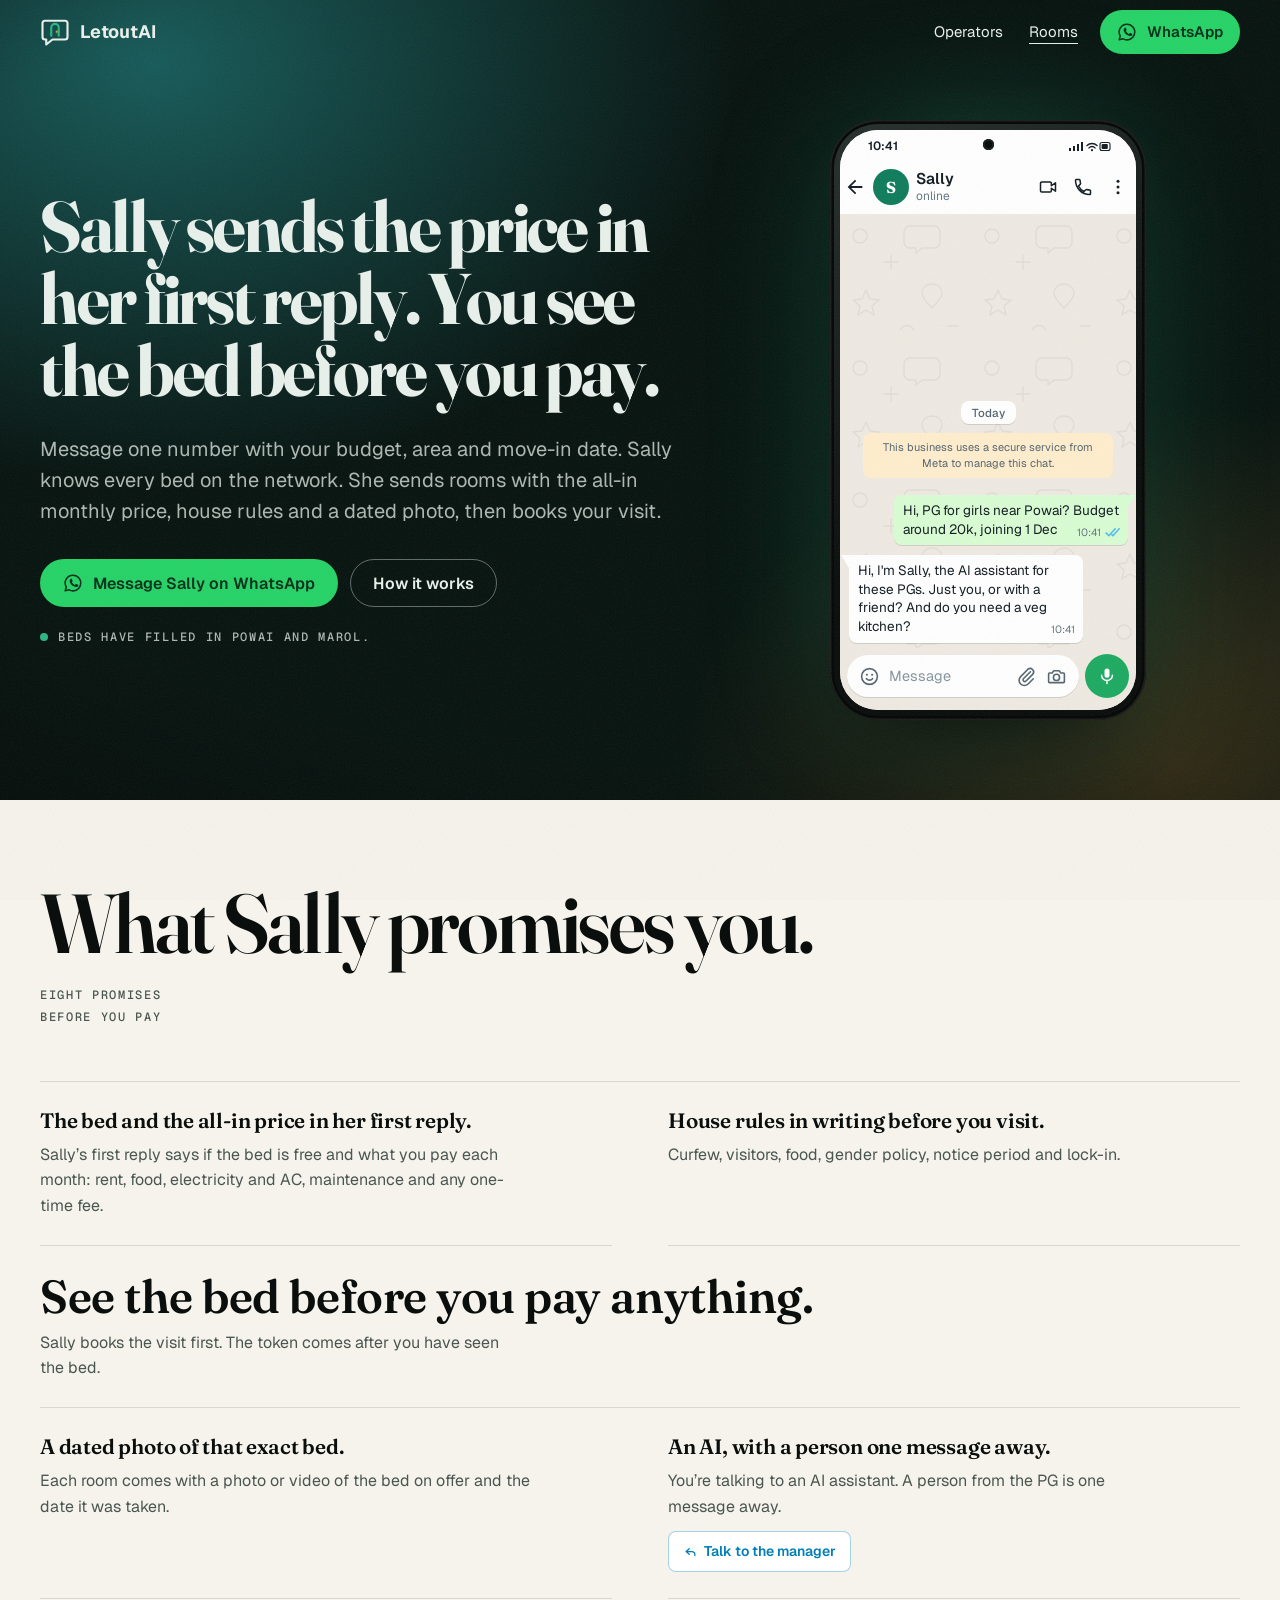
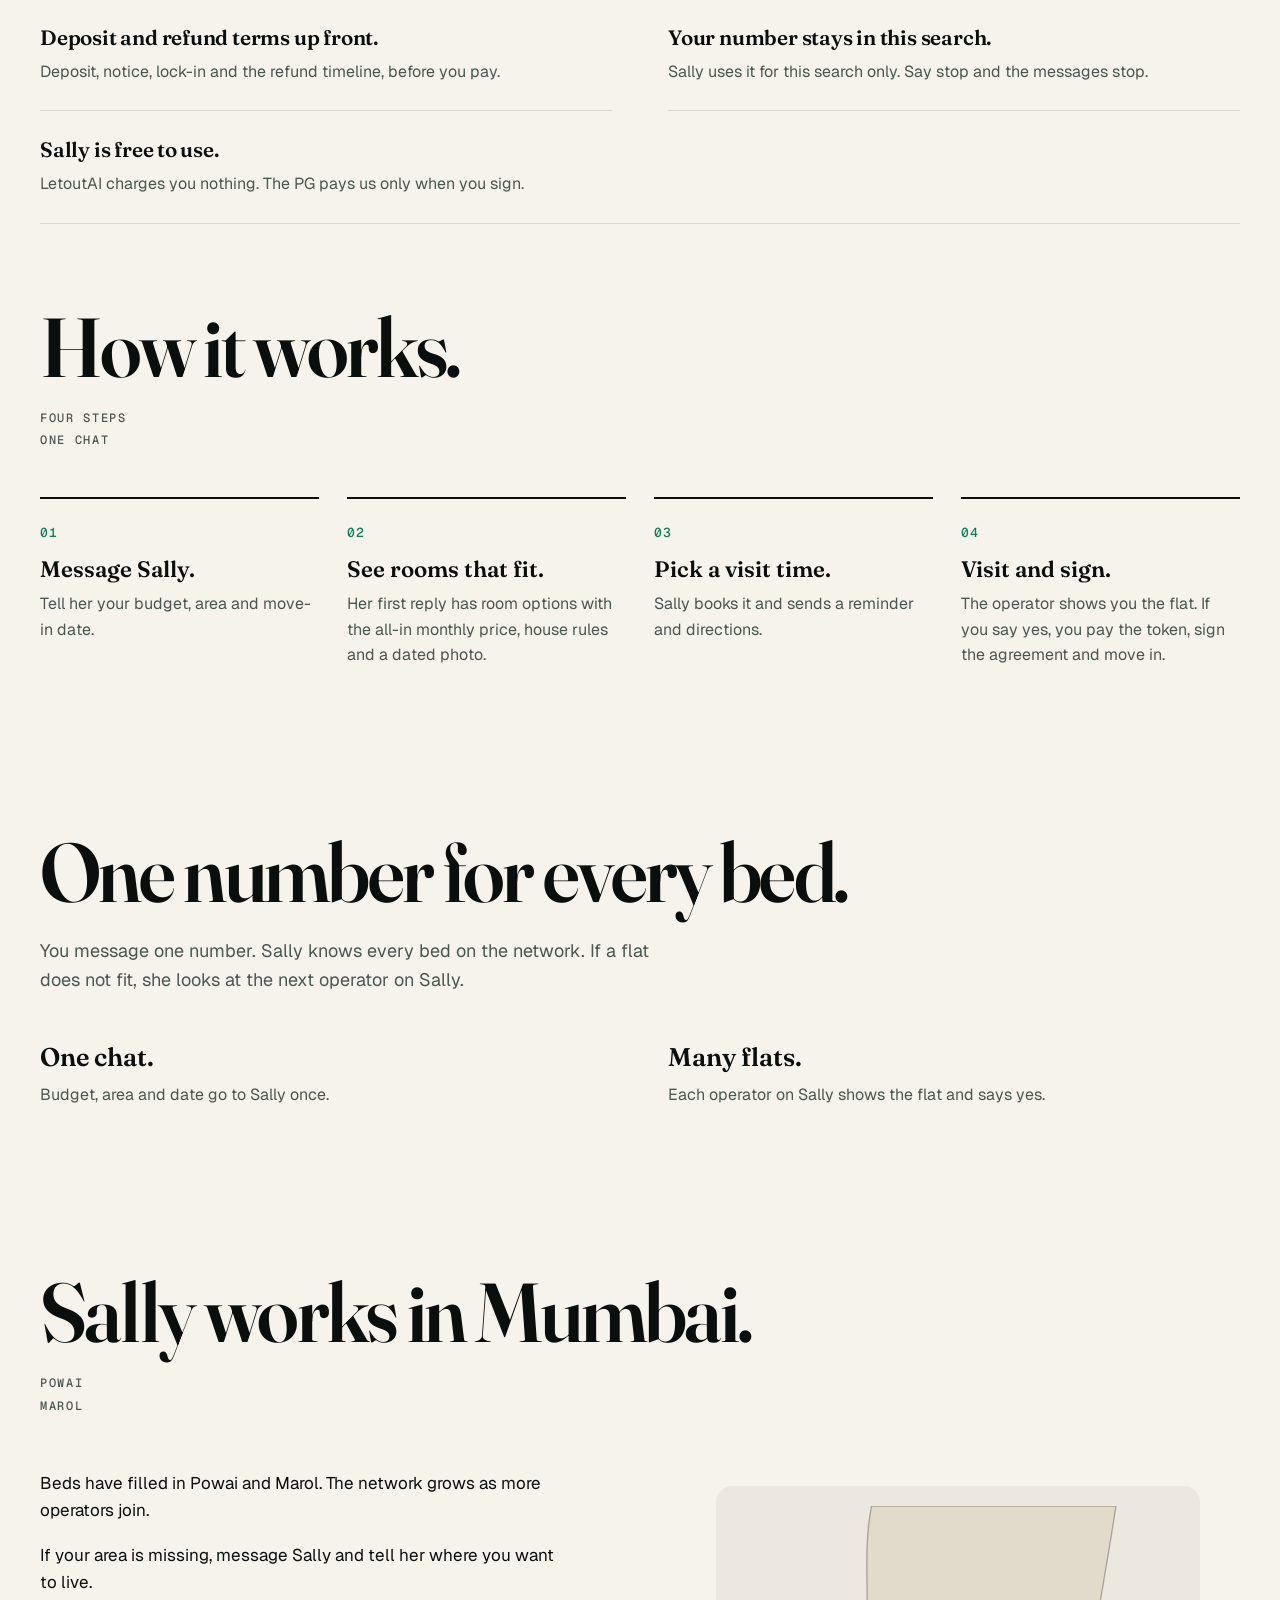
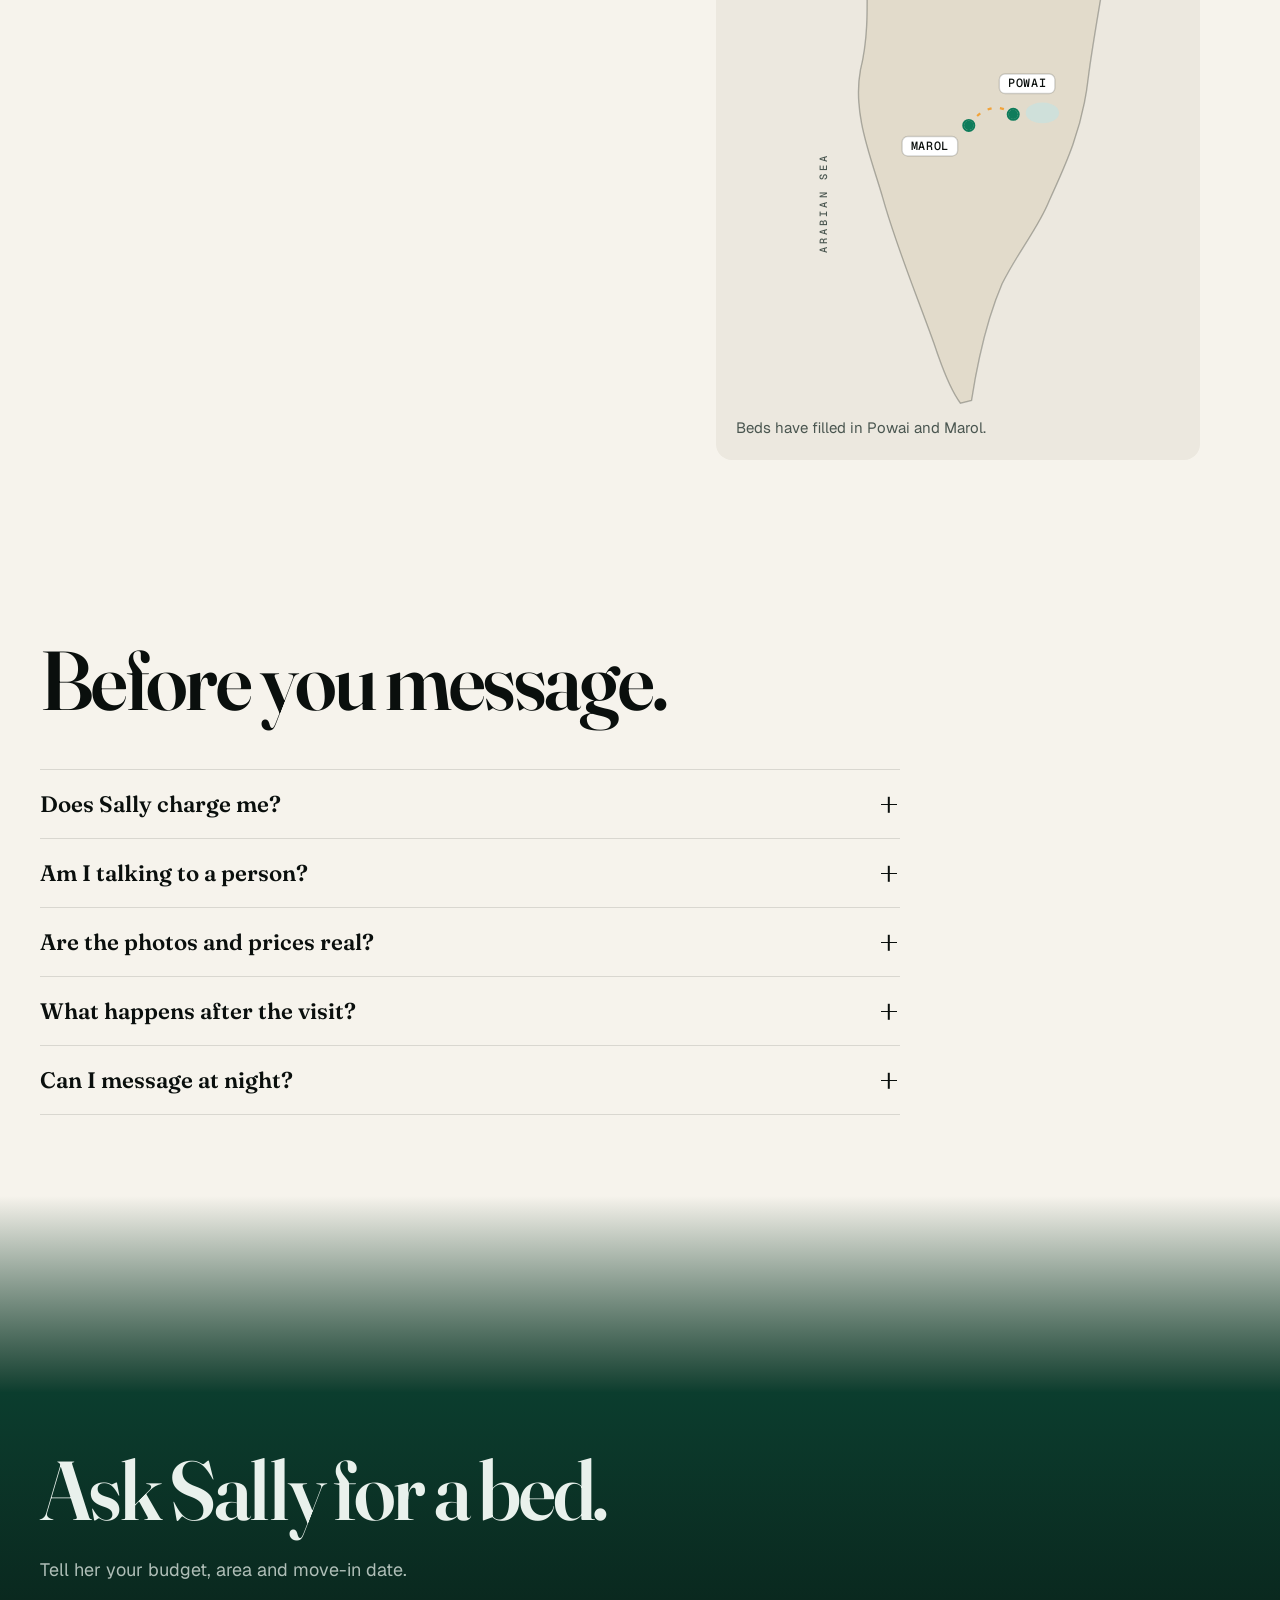
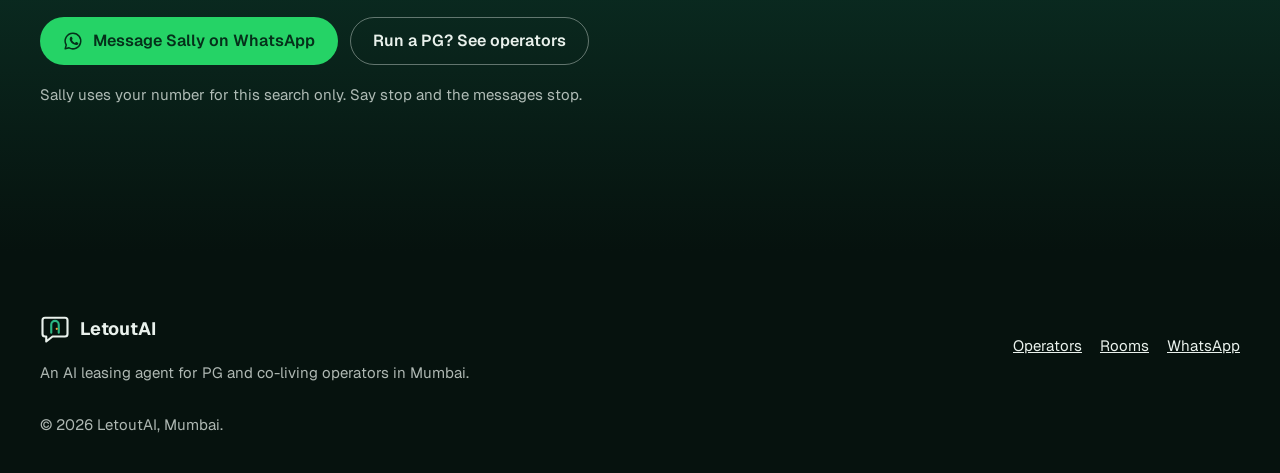
<file: rooms/index.html>
<!doctype html>
<html lang="en-IN">
<head>
<meta charset="utf-8">
<meta name="viewport" content="width=device-width, initial-scale=1, viewport-fit=cover">
<title>Find a PG bed in Mumbai | LetoutAI</title>
<meta name="description" content="Message Sally on WhatsApp with your budget, area and move-in date. She sends PG beds in Mumbai with the all-in price, house rules and a dated photo, and books your visit.">
<link rel="canonical" href="https://letoutai.com/rooms/">
<meta property="og:url" content="https://letoutai.com/rooms/">
<meta name="theme-color" content="#06120E">
<meta property="og:type" content="website">
<meta property="og:site_name" content="LetoutAI">
<meta property="og:title" content="Find a PG bed in Mumbai | LetoutAI">
<meta property="og:description" content="Message Sally on WhatsApp with your budget, area and move-in date. She sends PG beds in Mumbai with the all-in price, house rules and a dated photo, and books your visit.">
<meta property="og:image" content="https://letoutai.com/assets/og.png">
<meta property="og:image:width" content="1200">
<meta property="og:image:height" content="630">
<meta property="og:image:alt" content="LetoutAI. A bed found. A bed filled.">
<meta name="twitter:card" content="summary_large_image">
<meta name="twitter:title" content="Find a PG bed in Mumbai | LetoutAI">
<meta name="twitter:description" content="Message Sally on WhatsApp with your budget, area and move-in date. She sends PG beds in Mumbai with the all-in price, house rules and a dated photo, and books your visit.">
<meta name="twitter:image" content="https://letoutai.com/assets/og.png">
<link rel="icon" href="../favicon.svg" type="image/svg+xml">
<link rel="preconnect" href="https://fonts.googleapis.com">
<link rel="preconnect" href="https://fonts.gstatic.com" crossorigin>
<link rel="stylesheet" href="https://fonts.googleapis.com/css2?family=Fraunces:opsz,wght@9..144,500;9..144,600;9..144,700&family=Geist:wght@400;600&family=Geist+Mono:wght@500&display=swap">
<link rel="stylesheet" href="../assets/style.css">
<script>document.documentElement.classList.add('js')</script>
</head>
<body>
<a class="skip" href="#main">Skip to content</a>
<header class="nav">
<nav class="wrap" aria-label="Main">
<a class="brand" href="../"><svg viewBox="0 0 24 24" aria-hidden="true"><path class="mk-b" d="M4 3h16a2 2 0 0 1 2 2v11a2 2 0 0 1-2 2H10l-5 4v-4H4a2 2 0 0 1-2-2V5a2 2 0 0 1 2-2z"/><path class="mk-d" d="M9 15V8.5a3 3 0 0 1 6 0V15"/><circle class="mk-k" cx="13.4" cy="11.8" r=".9"/></svg><b>LetoutAI</b></a>
<a class="nl" href="../operators/">Operators</a><a class="nl" href="../rooms/" aria-current="page">Rooms</a>
<a class="btn btn-wa" href="https://wa.me/919321804793?text=Hi%20Sally%2C%20I%27m%20looking%20for%20a%20PG%20bed%20in%20Mumbai."><svg viewBox="0 0 24 24" aria-hidden="true"><path d="M12 2.6a9.4 9.4 0 0 0-8.1 14.2L2.6 21.4l4.7-1.2A9.4 9.4 0 1 0 12 2.6z" fill="none" stroke="currentColor" stroke-width="1.8" stroke-linejoin="round"/><path d="M8.7 7.4c.3-.5.6-.5.9-.5h.6c.2 0 .4.1.5.4l.8 1.9c.1.3 0 .5-.1.7l-.6.7c-.1.2-.2.4 0 .6.8 1.4 1.9 2.4 3.3 3.1.2.1.4.1.6-.1l.8-.9c.2-.2.4-.2.7-.1l1.8.9c.3.1.4.3.4.5 0 .9-.5 1.9-1.6 2.2-.9.3-2.1.2-4-.8-2.4-1.3-4-3.6-4.4-4.7-.6-1.3-.4-2.9.3-3.9z" fill="currentColor"/></svg><span>WhatsApp</span></a>
</nav>
</header>
<main id="main">
<section class="sub-hero t-rm" aria-labelledby="h1">
<div class="wrap sub-grid">
<div>
<h1 class="h1s" id="h1">Sally sends the price in her first reply. You see the bed before you pay.</h1>
<p class="lead">Message one number with your budget, area and move-in date. Sally knows every bed on the network. She sends rooms with the all-in monthly price, house rules and a dated photo, then books your visit.</p>
<div class="btns"><a class="btn btn-wa" href="https://wa.me/919321804793?text=Hi%20Sally%2C%20I%27m%20looking%20for%20a%20PG%20bed%20in%20Mumbai."><svg viewBox="0 0 24 24" aria-hidden="true"><path d="M12 2.6a9.4 9.4 0 0 0-8.1 14.2L2.6 21.4l4.7-1.2A9.4 9.4 0 1 0 12 2.6z" fill="none" stroke="currentColor" stroke-width="1.8" stroke-linejoin="round"/><path d="M8.7 7.4c.3-.5.6-.5.9-.5h.6c.2 0 .4.1.5.4l.8 1.9c.1.3 0 .5-.1.7l-.6.7c-.1.2-.2.4 0 .6.8 1.4 1.9 2.4 3.3 3.1.2.1.4.1.6-.1l.8-.9c.2-.2.4-.2.7-.1l1.8.9c.3.1.4.3.4.5 0 .9-.5 1.9-1.6 2.2-.9.3-2.1.2-4-.8-2.4-1.3-4-3.6-4.4-4.7-.6-1.3-.4-2.9.3-3.9z" fill="currentColor"/></svg>Message Sally on WhatsApp</a><a class="btn btn-ghost" href="#how">How it works</a></div>
<p class="status cr live">Beds have filled in Powai and Marol.</p>
</div>
<div class="stage"><div class="ph" aria-hidden="true"><div class="phone" data-play="tenant"></div></div></div>
</div>
</section>
<div class="paper on-paper">
<section class="sec rule-end" aria-labelledby="h-prom">
<div class="wrap">
<h2 class="op rv" id="h-prom">What Sally promises you.</h2>
<div class="credits"><span class="cr">Eight promises</span><span class="cr">Before you pay</span></div>
<ul class="prom"><li><b>The bed and the all-in price in her first reply.</b><p>Sally&rsquo;s first reply says if the bed is free and what you pay each month: rent, food, electricity and AC, maintenance and any one-time fee.</p></li><li><b>House rules in writing before you visit.</b><p>Curfew, visitors, food, gender policy, notice period and lock-in.</p></li><li class="big"><b>See the bed before you pay anything.</b><p>Sally books the visit first. The token comes after you have seen the bed.</p></li><li><b>A dated photo of that exact bed.</b><p>Each room comes with a photo or video of the bed on offer and the date it was taken.</p></li><li><b>An AI, with a person one message away.</b><p>You&rsquo;re talking to an AI assistant. A person from the PG is one message away.</p><span class="chipx"><svg viewBox="0 0 24 24" width="15" height="15" aria-hidden="true"><path d="M10 7.5 5 12l5 4.5M5 12h9a5 5 0 0 1 5 5v1.5" fill="none" stroke="currentColor" stroke-width="2" stroke-linecap="round" stroke-linejoin="round"/></svg>Talk to the manager</span></li><li><b>Deposit and refund terms up front.</b><p>Deposit, notice, lock-in and the refund timeline, before you pay.</p></li><li><b>Your number stays in this search.</b><p>Sally uses it for this search only. Say stop and the messages stop.</p></li><li class="wide"><b>Sally is free to use.</b><p>LetoutAI charges you nothing. The PG pays us only when you sign.</p></li></ul>
</div>
</section>
<section class="sec" id="how" aria-labelledby="h-how">
<div class="wrap">
<h2 class="op rv" id="h-how">How it works.</h2>
<div class="credits"><span class="cr">Four steps</span><span class="cr">One chat</span></div>
<ol class="seq four"><li><span class="n">01</span><b>Message Sally.</b><p>Tell her your budget, area and move-in date.</p></li><li><span class="n">02</span><b>See rooms that fit.</b><p>Her first reply has room options with the all-in monthly price, house rules and a dated photo.</p></li><li><span class="n">03</span><b>Pick a visit time.</b><p>Sally books it and sends a reminder and directions.</p></li><li><span class="n">04</span><b>Visit and sign.</b><p>The operator shows you the flat. If you say yes, you pay the token, sign the agreement and move in.</p></li></ol>
</div>
</section>
<section class="sec" aria-labelledby="h-net">
<div class="wrap">
<h2 class="op rv" id="h-net">One number for every bed.</h2>

<p class="sub">You message one number. Sally knows every bed on the network. If a flat does not fit, she looks at the next operator on Sally.</p><div class="split"><div><h3>One chat.</h3><p>Budget, area and date go to Sally once.</p></div><div><h3>Many flats.</h3><p>Each operator on Sally shows the flat and says yes.</p></div></div>
</div>
</section>
<section class="sec" aria-labelledby="h-area">
<div class="wrap">
<h2 class="op rv" id="h-area">Sally works in Mumbai.</h2>
<div class="credits"><span class="cr">Powai</span><span class="cr">Marol</span></div>
<div class="std">
<div><p>Beds have filled in Powai and Marol. The network grows as more operators join.</p><p>If your area is missing, message Sally and tell her where you want to live.</p></div>
<figure class="mapc">
<svg class="mumbai" viewBox="0 0 240 360" role="img" aria-labelledby="map-t"><title id="map-t">Map of Mumbai with Powai and Marol marked</title>
<path class="land" d="M58 0C50 40 60 78 50 118C44 150 58 182 66 210C76 246 92 284 104 318C110 336 116 350 122 358L130 356C134 330 140 300 152 272C164 248 178 232 186 212C198 186 210 160 214 124C218 92 226 52 234 0Z"/>
<ellipse class="lake" cx="181" cy="149" rx="12" ry="7.5"/>
<path class="route" d="M128 158C138 144 150 142 160 150"/>
<circle class="pulse" cx="128" cy="158" r="4"/><circle class="pulse b" cx="160" cy="150" r="4"/>
<circle class="dot" cx="128" cy="158" r="3.4"/><circle class="dot" cx="160" cy="150" r="3.4"/>
<rect class="hc" x="80" y="166" width="40" height="14" rx="4"/><text x="100" y="175.6" text-anchor="middle">MAROL</text>
<rect class="hc" x="150" y="121" width="40" height="14" rx="4"/><text x="170" y="130.6" text-anchor="middle">POWAI</text>
<text class="sea" x="26" y="250" transform="rotate(-90 26 250)">ARABIAN SEA</text>
</svg>
<figcaption>Beds have filled in Powai and Marol.</figcaption>
</figure>
</div>
</div>
</section>
<section class="sec" aria-labelledby="h-faq">
<div class="wrap">
<h2 class="op rv" id="h-faq">Before you message.</h2>

<div class="faq">
<div class="qa"><h3><button type="button" id="rq1" aria-expanded="false" aria-controls="ra1">Does Sally charge me?<span class="pl" aria-hidden="true"></span></button></h3><div class="ans" id="ra1" role="region" aria-labelledby="rq1"><div><p>LetoutAI charges you nothing. The PG pays us only when you sign.</p></div></div></div>
<div class="qa"><h3><button type="button" id="rq2" aria-expanded="false" aria-controls="ra2">Am I talking to a person?<span class="pl" aria-hidden="true"></span></button></h3><div class="ans" id="ra2" role="region" aria-labelledby="rq2"><div><p>No. Sally is an AI agent. A person from the house is one message away: tap Talk to the manager.</p></div></div></div>
<div class="qa"><h3><button type="button" id="rq3" aria-expanded="false" aria-controls="ra3">Are the photos and prices real?<span class="pl" aria-hidden="true"></span></button></h3><div class="ans" id="ra3" role="region" aria-labelledby="rq3"><div><p>Both come from the operator&rsquo;s own details for that bed. Each photo carries the date it was taken.</p></div></div></div>
<div class="qa"><h3><button type="button" id="rq4" aria-expanded="false" aria-controls="ra4">What happens after the visit?<span class="pl" aria-hidden="true"></span></button></h3><div class="ans" id="ra4" role="region" aria-labelledby="rq4"><div><p>If you say yes, you pay the token, sign the agreement online and move in. Sally sends rent reminders after that.</p></div></div></div>
<div class="qa"><h3><button type="button" id="rq5" aria-expanded="false" aria-controls="ra5">Can I message at night?<span class="pl" aria-hidden="true"></span></button></h3><div class="ans" id="ra5" role="region" aria-labelledby="rq5"><div><p>Yes. Sally replies at any hour.</p></div></div></div>
</div>
</div>
</section>
</div>
<section class="close" aria-labelledby="h-close">
<div class="wrap">
<h2 class="op rv" id="h-close">Ask Sally for a bed.</h2>
<p class="sub">Tell her your budget, area and move-in date.</p>
<div class="btns"><a class="btn btn-wa" href="https://wa.me/919321804793?text=Hi%20Sally%2C%20I%27m%20looking%20for%20a%20PG%20bed%20in%20Mumbai."><svg viewBox="0 0 24 24" aria-hidden="true"><path d="M12 2.6a9.4 9.4 0 0 0-8.1 14.2L2.6 21.4l4.7-1.2A9.4 9.4 0 1 0 12 2.6z" fill="none" stroke="currentColor" stroke-width="1.8" stroke-linejoin="round"/><path d="M8.7 7.4c.3-.5.6-.5.9-.5h.6c.2 0 .4.1.5.4l.8 1.9c.1.3 0 .5-.1.7l-.6.7c-.1.2-.2.4 0 .6.8 1.4 1.9 2.4 3.3 3.1.2.1.4.1.6-.1l.8-.9c.2-.2.4-.2.7-.1l1.8.9c.3.1.4.3.4.5 0 .9-.5 1.9-1.6 2.2-.9.3-2.1.2-4-.8-2.4-1.3-4-3.6-4.4-4.7-.6-1.3-.4-2.9.3-3.9z" fill="currentColor"/></svg>Message Sally on WhatsApp</a><a class="btn btn-ghost" href="../operators/">Run a PG? See operators</a></div>
<p class="note">Sally uses your number for this search only. Say stop and the messages stop.</p>
</div>
</section>
</main>
<footer class="foot">
<div class="wrap">
<div><a class="brand" href="../"><svg viewBox="0 0 24 24" aria-hidden="true"><path class="mk-b" d="M4 3h16a2 2 0 0 1 2 2v11a2 2 0 0 1-2 2H10l-5 4v-4H4a2 2 0 0 1-2-2V5a2 2 0 0 1 2-2z"/><path class="mk-d" d="M9 15V8.5a3 3 0 0 1 6 0V15"/><circle class="mk-k" cx="13.4" cy="11.8" r=".9"/></svg><b>LetoutAI</b></a><p>An AI leasing agent for PG and co-living operators in Mumbai.</p></div>
<nav aria-label="Footer"><a href="../operators/">Operators</a><a href="../rooms/">Rooms</a><a href="https://wa.me/919321804793?text=Hi%20Sally%2C%20I%20run%20a%20PG%20in%20Mumbai%20and%20want%20to%20fill%20beds%20with%20you.">WhatsApp</a></nav>
<p>&copy; 2026 LetoutAI, Mumbai.</p>
</div>
</footer>
<script src="../assets/site.js" defer></script>
</body>
</html>
</file>
<file: assets/style.css>
/* LetoutAI pass 2: Match Wire */
:root{
--ink:#0A0F0D;--paper:#F6F3EC;--paper-2:#ECE8DF;--line:rgba(10,15,13,.12);
--green-900:#0B3D2E;--green-600:#0E7C5B;--green-400:#2BB683;--teal:#1F8A8A;--saffron:#F2A33A;--wa:#25D366;--on-dark:#E9F1EC;
--night:#06120E;--muted:#4A5650;--muted-d:rgba(233,241,236,.74);--line-d:rgba(233,241,236,.14);
--ease:cubic-bezier(.22,1,.36,1);--ease-in:cubic-bezier(.64,0,.78,0);
--fd:"Fraunces",Georgia,"Times New Roman",serif;--fs:"Geist",ui-sans-serif,system-ui,-apple-system,"Segoe UI",sans-serif;--fm:"Geist Mono",ui-monospace,"SFMono-Regular",Menlo,monospace;
--sh:0 1px 2px rgba(70,45,10,.08),0 18px 40px -18px rgba(70,45,10,.32);
--g:16px;--max:1200px
}
@media (min-width:768px){:root{--g:32px}}
*,*::before,*::after{box-sizing:border-box}
html{-webkit-text-size-adjust:100%;text-size-adjust:100%;scroll-padding-top:84px;scrollbar-color:var(--green-600) var(--paper-2)}
body{margin:0;background:var(--paper);color:var(--ink);font:400 1rem/1.6 var(--fs);-webkit-font-smoothing:antialiased;overflow-x:clip}
body::after{content:"";position:fixed;inset:0;z-index:90;pointer-events:none;opacity:.07;background-image:url("data:image/svg+xml,%3Csvg xmlns='http://www.w3.org/2000/svg' width='180' height='180'%3E%3Cfilter id='n'%3E%3CfeTurbulence type='fractalNoise' baseFrequency='.85' numOctaves='3' stitchTiles='stitch'/%3E%3C/filter%3E%3Crect width='100%25' height='100%25' filter='url(%23n)'/%3E%3C/svg%3E")}
img,svg{display:block;max-width:100%}
a{color:inherit}
p{text-wrap:pretty}
::selection{background:rgba(43,182,131,.32)}
:focus-visible{outline:2px solid var(--green-400);outline-offset:3px;border-radius:8px}
input,button{font:inherit}
input{caret-color:var(--green-600)}
.sr-only{position:absolute!important;width:1px;height:1px;padding:0;margin:-1px;overflow:hidden;clip:rect(0 0 0 0);white-space:nowrap;border:0}
.skip{position:absolute;left:16px;top:-64px;z-index:100;padding:12px 16px;border-radius:10px;background:var(--on-dark);color:var(--ink);font-weight:600;text-decoration:none;transition:top .3s var(--ease)}
.skip:focus{top:12px}
.wrap{width:min(var(--max),100% - 2*var(--g));margin-inline:auto}
.tnum{font-variant-numeric:tabular-nums lining-nums}

/* nav */
.nav{position:fixed;inset:0 0 auto;z-index:50;height:64px;color:var(--on-dark);transition:background-color .45s var(--ease),box-shadow .45s var(--ease)}
.nav.solid{background:rgba(6,18,14,.74);-webkit-backdrop-filter:blur(14px) saturate(1.3);backdrop-filter:blur(14px) saturate(1.3);box-shadow:0 1px 0 var(--line-d)}
.nav .wrap{display:flex;align-items:center;gap:6px;height:100%}
.brand{display:inline-flex;align-items:center;gap:10px;min-height:44px;margin-right:auto;color:var(--on-dark);text-decoration:none;font:600 1.125rem/1 var(--fs);letter-spacing:-.01em}
.brand svg{width:30px;height:30px;flex:none}
.mk-b{fill:none;stroke:currentColor;stroke-width:1.7;stroke-linejoin:round}
.mk-d{fill:none;stroke:var(--green-400);stroke-width:1.7;stroke-linecap:round}
.mk-k{fill:var(--saffron)}
.nl{display:inline-flex;align-items:center;min-height:44px;padding:0 10px;color:var(--on-dark);text-decoration:none;font-size:.9375rem;background:linear-gradient(currentColor,currentColor) 10px calc(100% - 10px)/0 1px no-repeat;transition:background-size .45s var(--ease)}
.nl:hover,.nl[aria-current]{background-size:calc(100% - 20px) 1px}
.ul{text-decoration:none;background:linear-gradient(currentColor,currentColor) 0 100%/0 1px no-repeat;transition:background-size .45s var(--ease)}
.ul:hover{background-size:100% 1px}

/* buttons */
.btn{--bg:var(--green-600);--fg:#fff;display:inline-flex;align-items:center;justify-content:center;gap:10px;min-height:48px;padding:12px 22px;border:1px solid transparent;border-radius:999px;background:var(--bg);color:var(--fg);font:600 1rem/1.2 var(--fs);text-decoration:none;cursor:pointer;transition:transform .3s var(--ease),box-shadow .3s var(--ease),border-color .3s var(--ease),background-color .3s var(--ease)}
.btn:hover{transform:translateY(-1px);box-shadow:0 12px 26px -12px rgba(150,90,10,.55)}
.btn:active{transform:scale(.98)}
.btn svg{width:20px;height:20px;flex:none}
.btn-wa{--bg:var(--wa);--fg:#05301A}
.btn-ghost{--bg:transparent;--fg:var(--on-dark);border-color:rgba(233,241,236,.4)}
.btn-ghost:hover{border-color:var(--on-dark)}
.btn-line{--bg:transparent;--fg:var(--ink);border-color:rgba(10,15,13,.32)}
.btn-line:hover{border-color:var(--ink)}
.nav .btn{min-height:44px;padding:10px 16px;margin-left:6px;font-size:.9375rem}
.btns{display:flex;flex-wrap:wrap;gap:12px;margin-top:32px}
@media (max-width:479px){.nav .btn span{position:absolute;width:1px;height:1px;overflow:hidden;clip:rect(0 0 0 0)}.nav .btn{width:44px;padding:0}.nl{padding:0 7px}.brand{font-size:1.0625rem;gap:8px}}

/* dark world + sky */
.world{position:relative;isolation:isolate;background:var(--night);color:var(--on-dark)}
.sky{position:sticky;top:0;z-index:-1;height:100vh;height:100lvh;margin-bottom:-100vh;margin-bottom:-100lvh;overflow:hidden;pointer-events:none}
.sky canvas{position:absolute;inset:0;width:100%;height:100%;opacity:0;transition:opacity 1.4s var(--ease)}
.sky.gl canvas{opacity:1}
.aurora{position:absolute;inset:0;transition:opacity 1.4s var(--ease)}
.sky.gl .aurora{opacity:0}
.aurora::before,.aurora::after,.aurora i{content:"";position:absolute;border-radius:50%;will-change:transform}
.aurora::before{width:78vmax;height:78vmax;left:-18vmax;top:-34vmax;background:radial-gradient(closest-side,rgba(14,124,91,.62),rgba(14,124,91,0));animation:auA 28s ease-in-out infinite alternate}
.aurora::after{width:64vmax;height:64vmax;right:-22vmax;top:-6vmax;background:radial-gradient(closest-side,rgba(31,138,138,.5),rgba(31,138,138,0));animation:auB 34s ease-in-out infinite alternate}
.aurora i{width:44vmax;height:44vmax;left:38%;bottom:-24vmax;background:radial-gradient(closest-side,rgba(242,163,58,.2),rgba(242,163,58,0));animation:auC 40s ease-in-out infinite alternate}
@keyframes auA{to{transform:translate3d(14vmax,9vmax,0) scale(1.14)}}
@keyframes auB{to{transform:translate3d(-12vmax,12vmax,0) scale(.9)}}
@keyframes auC{to{transform:translate3d(-16vmax,-8vmax,0) scale(1.2)}}
.sky.off .aurora::before,.sky.off .aurora::after,.sky.off .aurora i{animation-play-state:paused}
.dots{position:absolute;inset:0;background-image:radial-gradient(rgba(233,241,236,.2) 1px,transparent 1.5px);background-size:24px 24px;-webkit-mask-image:radial-gradient(260px circle at var(--x,72%) var(--y,42%),#000,transparent 72%);mask-image:radial-gradient(260px circle at var(--x,72%) var(--y,42%),#000,transparent 72%)}
.sky::after{content:"";position:absolute;inset:0;background:radial-gradient(120% 95% at 55% 42%,transparent 52%,rgba(0,0,0,.6))}

/* story: hero + two sides around one phone */
.story{position:relative;overflow-x:clip}
.hero{position:relative;z-index:2;display:flex;flex-direction:column;justify-content:center;min-height:100vh;min-height:100svh;padding:104px 0 56px}
.h1{margin:0;font:700 clamp(2.85rem,1.1rem + 5.9vw,6rem)/.95 var(--fd);letter-spacing:-.035em;font-variation-settings:"opsz" 144}
.h1 span{display:block}
.lead{max-width:33em;margin:28px 0 0;color:var(--muted-d);font-size:clamp(1.0625rem,1rem + .35vw,1.25rem);line-height:1.55}
.stats{display:flex;flex-wrap:wrap;gap:22px 36px;margin:44px 0 0;padding:22px 0 0;border-top:1px solid var(--line-d)}
.stats div{display:flex;flex-direction:column;gap:8px}
.stats b{font:500 clamp(1.6rem,1.3rem + 1vw,2.1rem)/1 var(--fd);letter-spacing:-.02em;font-variant-numeric:tabular-nums lining-nums}
.cr,.stats span{font:500 .75rem/1.35 var(--fm);letter-spacing:.14em;text-transform:uppercase;color:var(--muted-d)}
.live{display:inline-flex;align-items:center;gap:10px}
.live::before{content:"";width:8px;height:8px;border-radius:50%;background:var(--green-400);box-shadow:0 0 0 0 rgba(43,182,131,.6);animation:live 2.2s var(--ease) infinite}
@keyframes live{70%{box-shadow:0 0 0 9px rgba(43,182,131,0)}100%{box-shadow:0 0 0 0 rgba(43,182,131,0)}}

/* chip lanes (depth 1) */
.lanes{position:absolute;top:0;right:0;z-index:1;display:none;width:100%;height:100vh;height:100svh;pointer-events:none;-webkit-mask-image:linear-gradient(90deg,transparent,rgba(0,0,0,.3) 7%,rgba(0,0,0,.34) 42%,#000 60%,#000 93%,transparent);mask-image:linear-gradient(90deg,transparent,rgba(0,0,0,.3) 7%,rgba(0,0,0,.34) 42%,#000 60%,#000 93%,transparent);transform:translate3d(calc(var(--px,0)*-16px),calc(var(--py,0)*-10px),0)}
.lane{position:absolute;left:0;right:0;height:44px}
.lane.d2{top:calc(50% - 214px);opacity:.5}
.lane.d{top:calc(50% - 128px)}
.lane.s{top:calc(50% + 84px)}
.lane.s2{top:calc(50% + 170px);opacity:.5}
.chip{position:absolute;top:4px;left:0;padding:10px 14px;border-radius:999px;white-space:nowrap;font:500 .8125rem/1 var(--fm);will-change:transform;transition:background-color .4s var(--ease),color .4s var(--ease),box-shadow .4s var(--ease),border-color .4s var(--ease)}
.chip.d{color:#C3F2DD;background:rgba(43,182,131,.13);border:1px solid rgba(43,182,131,.4)}
.chip.s{color:#FFE3BC;background:rgba(242,163,58,.11);border:1px solid rgba(242,163,58,.4)}
.chip.hit{color:#1E1404;background:var(--saffron);border-color:var(--saffron);box-shadow:0 0 0 6px rgba(242,163,58,.16),0 12px 34px -6px rgba(242,163,58,.65)}

/* stage: the phone that persists (depth 2) + foreground chips (depth 3) */
.stage{position:relative;z-index:3;display:flex;flex-direction:column;align-items:center;gap:14px;--ph:min(640px,calc(100vh - 210px))}
.ph{position:relative;perspective:1400px}
.phone{position:relative;width:316px;height:var(--ph);padding:10px;border-radius:48px;background:linear-gradient(150deg,#26302c,#080c0b 60%);box-shadow:inset 0 0 0 1.5px rgba(255,255,255,.09),inset 0 0 0 4px #030504,0 50px 90px -40px rgba(0,0,0,.85),0 0 140px -30px rgba(43,182,131,.45);transform:rotateX(var(--rx,0deg)) rotateY(var(--ry,0deg));transition:transform .7s var(--ease),opacity .35s var(--ease)}
.phone.fade{opacity:.2}
.phone::before{content:"";position:absolute;top:19px;left:50%;z-index:3;width:11px;height:11px;margin-left:-5.5px;border-radius:50%;background:#050807;box-shadow:inset 0 0 0 2px #151c19}
.fg{position:absolute;z-index:4;padding:12px 16px;border-radius:999px;white-space:nowrap;font:500 .875rem/1 var(--fm);pointer-events:none;filter:blur(.7px);transform:translate3d(calc(var(--px,0)*38px),calc(var(--py,0)*30px),0) scale(1.14);transition:transform .9s var(--ease)}
.fg.a{left:-78px;top:20%;color:#C3F2DD;background:rgba(11,61,46,.78);border:1px solid rgba(43,182,131,.5)}
.fg.b{right:-70px;bottom:25%;color:#FFE3BC;background:rgba(60,40,10,.7);border:1px solid rgba(242,163,58,.5)}
.js .fg{display:block}
.fg{display:none}

/* WhatsApp screen (Android light) */
.screen{position:relative;display:flex;flex-direction:column;height:100%;overflow:hidden;border-radius:38px;background:#EFEAE2;color:#111B21;font-family:var(--fs)}
.wa-sb{display:flex;align-items:center;justify-content:space-between;height:30px;padding:2px 24px 0 28px;background:#fff;font:600 12px/1 var(--fs)}
.wa-sb svg{width:44px;height:11px}
.wa-hd{display:flex;align-items:center;gap:7px;height:54px;padding:0 8px 0 4px;background:#fff;box-shadow:0 1px 0 rgba(11,20,26,.07)}
.wa-hd svg{width:22px;height:22px;flex:none;color:#111B21}
.wa-hd .ic{width:20px;height:20px;margin-left:8px}
.wa-av{display:grid;place-items:center;width:36px;height:36px;flex:none;border-radius:50%;background:var(--green-600);color:#fff;font:700 16px/1 var(--fd)}
.wa-who{display:flex;flex:1;flex-direction:column;min-width:0;line-height:1.25}
.wa-who b{font:600 15.5px/1.2 var(--fs)}
.wa-who small{overflow:hidden;color:#667781;font-size:12px;white-space:nowrap;text-overflow:ellipsis}
.wa-bd{position:relative;display:flex;flex:1;flex-direction:column;justify-content:flex-end;min-height:0;overflow:hidden;padding:8px 9px 6px;background:#EFEAE2 url("data:image/svg+xml,%3Csvg xmlns='http://www.w3.org/2000/svg' width='132' height='132' fill='none' stroke='%23000' stroke-opacity='.055' stroke-width='1.3' stroke-linecap='round' stroke-linejoin='round'%3E%3Ccircle cx='20' cy='22' r='7'/%3E%3Cpath d='M70 12h24a6 6 0 0 1 6 6v10a6 6 0 0 1-6 6H82l-6 5v-5h-6a6 6 0 0 1-6-6V18a6 6 0 0 1 6-6z'/%3E%3Cpath d='m26 76 4 9 9 1-7 6 2 9-8-5-8 5 2-9-7-6 9-1z'/%3E%3Cpath d='M92 70c6 0 10 4 10 9s-10 15-10 15-10-10-10-15 4-9 10-9z'/%3E%3Cpath d='M44 48h14M51 41v14M108 112h10M60 116c4-6 10-6 14 0'/%3E%3C/svg%3E")}
.wa-th{display:flex;flex-direction:column;gap:3px}
.wa-day{align-self:center;margin:6px 0;padding:5px 11px;border-radius:8px;background:#fff;color:#54656F;font:500 11.5px/1.2 var(--fs);box-shadow:0 1px .5px rgba(11,20,26,.13)}
.wa-e2e{align-self:center;max-width:90%;margin:0 0 8px;padding:7px 11px;border-radius:8px;background:#FFEECD;color:#54656F;font-size:11px;line-height:1.4;text-align:center}
.m{position:relative;max-width:84%;padding:6px 8px 7px 9px;border-radius:7.5px;font:400 13.5px/1.38 var(--fs);box-shadow:0 1px .5px rgba(11,20,26,.13);overflow-wrap:break-word;transform-origin:0 100%}
.m.i{align-self:flex-start;background:#fff}
.m.o{align-self:flex-end;background:#D9FDD3;transform-origin:100% 100%}
.m.tl{margin-top:6px}
.m.tl.i{border-top-left-radius:0}.m.tl.o{border-top-right-radius:0}
.m.tl::before{content:"";position:absolute;top:0;width:8px;height:13px;background:inherit}
.m.tl.i::before{left:-8px;clip-path:polygon(0 0,100% 0,100% 100%)}
.m.tl.o::before{right:-8px;clip-path:polygon(0 0,100% 0,0 100%)}
.m .t{float:right;display:inline-flex;align-items:center;gap:3px;margin:7px 0 -5px 10px;color:#667781;font-size:10.5px;line-height:1}
.m .t svg{width:16px;height:11px;fill:#53BDEB}
.m.nw{animation:mIn .5s var(--ease) both}
@keyframes mIn{from{opacity:0;transform:translateY(12px) scale(.96)}}
.m.hl{box-shadow:0 0 0 2px var(--saffron),0 8px 22px -8px rgba(242,163,58,.7)}
.m.ty{display:flex;gap:4px;padding:12px 13px}
.m.ty i{width:7px;height:7px;border-radius:50%;background:#8696A0;animation:tyB 1.1s ease-in-out infinite}
.m.ty i:nth-child(2){animation-delay:.15s}.m.ty i:nth-child(3){animation-delay:.3s}
@keyframes tyB{0%,60%,100%{transform:translateY(0);opacity:.45}30%{transform:translateY(-4px);opacity:1}}
.m.img,.m.loc{width:84%;padding:3px}
.pic{position:relative;overflow:hidden;border-radius:5px;aspect-ratio:16/10;background:var(--wall,#E8DCC8)}
.pic svg{width:100%;height:100%}
.ds{position:absolute;left:6px;bottom:6px;padding:4px 6px;border-radius:4px;background:rgba(11,20,26,.6);color:#fff;font:500 10px/1 var(--fm)}
.cap{padding:5px 6px 3px}
.cap b{display:block;font-weight:600}
.cap .ru{display:block;margin-top:3px;color:#54656F;font-size:12px;line-height:1.35}
.rb{margin:7px -8px -7px -9px}
.rb span{display:flex;align-items:center;justify-content:center;gap:6px;height:37px;border-top:1px solid rgba(11,20,26,.09);color:#027EB5;font-size:13.5px;font-weight:500;transition:background-color .3s var(--ease)}
.rb span svg{width:15px;height:15px;fill:none;stroke:currentColor;stroke-width:2;stroke-linecap:round;stroke-linejoin:round}
.rb span.tap{background:rgba(2,126,181,.12)}
.card-h{display:block;margin-bottom:3px;font-weight:600}
.card-to{display:block;margin-bottom:4px;color:#667781;font:500 11px/1.3 var(--fm)}
.map{position:relative;height:112px;overflow:hidden;border-radius:5px;background:linear-gradient(0deg,transparent 46%,#fff 46%,#fff 51%,transparent 51%),linear-gradient(90deg,transparent 30%,#fff 30%,#fff 34%,transparent 34%),linear-gradient(68deg,transparent 62%,#FBE3A8 62%,#FBE3A8 66%,transparent 66%),radial-gradient(40% 46% at 78% 26%,#AAD3DF 70%,transparent 72%),#E8E4DA}
.map svg{position:absolute;left:50%;top:50%;width:26px;height:34px;margin:-30px 0 0 -13px}
.doc{display:flex;align-items:center;gap:10px;margin:-1px -3px 2px;padding:9px 10px;border-radius:6px;background:rgba(11,20,26,.05)}
.pdf{display:grid;place-items:end center;width:28px;height:34px;flex:none;padding-bottom:5px;border-radius:4px;background:#E2513F;color:#fff;font:700 8px/1 var(--fs)}
.doc small{display:block;color:#667781;font-size:11.5px}
.ok-h{display:flex;align-items:center;gap:6px;margin-bottom:3px;color:#0E7C5B;font-weight:600}
.ok-h svg{width:17px;height:17px}
.wa-in{display:flex;align-items:center;gap:6px;padding:6px 7px 12px;background:#EFEAE2}
.wa-f{display:flex;flex:1;align-items:center;gap:9px;height:42px;padding:0 12px;border-radius:21px;background:#fff;color:#8696A0;font-size:14.5px;box-shadow:0 1px .5px rgba(11,20,26,.13)}
.wa-f svg{width:21px;height:21px;flex:none;color:#54656F}
.wa-f span{flex:1}
.wa-mic{display:grid;place-items:center;width:44px;height:44px;flex:none;border-radius:50%;background:#1DAA61;color:#fff}
.wa-mic svg{width:20px;height:20px}

/* persona control */
.seg{position:relative;display:inline-grid;grid-auto-columns:1fr;grid-auto-flow:column;padding:4px;border:1px solid var(--line-d);border-radius:999px;background:rgba(6,18,14,.55);--k:0}
.seg::before{content:"";position:absolute;top:4px;bottom:4px;left:4px;width:calc(50% - 4px);border-radius:999px;background:var(--on-dark);transform:translateX(calc(var(--k)*100%));transition:transform .55s var(--ease)}
.seg button{position:relative;z-index:1;min-width:116px;min-height:44px;padding:0 18px;border:0;border-radius:999px;background:none;color:var(--muted-d);font-weight:600;font-size:.9375rem;cursor:pointer;transition:color .4s var(--ease)}
.seg button[aria-checked="true"]{color:var(--ink)}

/* section openers: cinematic type + credits */
.op{margin:0;font:600 clamp(2.4rem,.9rem + 5.4vw,5.5rem)/1 var(--fd);letter-spacing:-.032em;font-variation-settings:"opsz" 144;text-wrap:balance}
.credits{display:flex;flex-direction:column;gap:6px;margin:22px 0 0}
.on-paper .cr{color:var(--muted)}
.sec{position:relative;z-index:2;padding:clamp(64px,9vh,104px) 0}
.sub{max-width:34em;margin:24px 0 0;font-size:1.125rem;color:var(--muted-d)}
.on-paper .sub{color:var(--muted)}

/* two sides */
.sides{position:relative;z-index:2;padding:10vh 0 18vh}
.steps{margin:7vh 0 0;padding:0;list-style:none}
.step{position:relative;display:flex;flex-direction:column}
.step .n{color:var(--green-400);font:500 .8125rem/1 var(--fm);letter-spacing:.08em}
.step h3{margin:14px 0 10px;color:rgba(233,241,236,.62);font:600 clamp(1.65rem,1.1rem + 1.7vw,2.5rem)/1.08 var(--fd);letter-spacing:-.02em;transition:color .5s var(--ease)}
.step p{max-width:30em;margin:0;color:var(--muted-d);font-size:1.0625rem}
.step.on h3{color:var(--on-dark)}

/* proof */
.nums{display:grid;grid-template-columns:repeat(2,minmax(0,1fr));gap:48px 20px;margin:64px 0 0}
.num b{display:block;font:500 clamp(4.1rem,1.6rem + 7.4vw,8rem)/.88 var(--fd);letter-spacing:-.04em;font-variant-numeric:tabular-nums lining-nums;font-variation-settings:"opsz" 144}
.num span{display:block;margin-top:16px}
.num small{display:block;margin-top:6px;color:var(--muted-d);font-size:.9375rem}

/* change of light: night to paper */
.dawn{height:clamp(200px,34vh,380px);background:radial-gradient(70% 110% at 50% 100%,rgba(242,163,58,.3),rgba(242,163,58,0) 70%),linear-gradient(180deg,var(--night),var(--green-900) 34%,var(--paper));background:radial-gradient(70% 110% at 50% 100%,rgba(242,163,58,.3),rgba(242,163,58,0) 70%),linear-gradient(in oklab 180deg,var(--night),var(--green-900) 34%,var(--paper))}
.paper{position:relative;background:var(--paper);color:var(--ink)}

/* calculator */
.calc{display:grid;gap:36px;margin-top:56px;padding:clamp(24px,4vw,48px);border-radius:16px;background:#FBFAF6;box-shadow:var(--sh)}
.fld label{display:flex;align-items:baseline;justify-content:space-between;gap:16px;font-weight:600}
.fld output{font:500 1.125rem/1 var(--fm);font-variant-numeric:tabular-nums}
.fld+.fld{margin-top:28px}
.rng{width:100%;height:44px;margin:6px 0 0;background:transparent;cursor:pointer;-webkit-appearance:none;appearance:none;--p:50%}
.rng::-webkit-slider-runnable-track{height:6px;border-radius:3px;background:linear-gradient(90deg,var(--green-600) var(--p),rgba(10,15,13,.14) var(--p))}
.rng::-webkit-slider-thumb{width:28px;height:28px;margin-top:-11px;border:2px solid var(--green-600);border-radius:50%;background:#fff;box-shadow:0 3px 10px rgba(70,45,10,.28);-webkit-appearance:none;appearance:none;transition:transform .25s var(--ease)}
.rng:active::-webkit-slider-thumb{transform:scale(1.12)}
.rng::-moz-range-track{height:6px;border-radius:3px;background:rgba(10,15,13,.14)}
.rng::-moz-range-progress{height:6px;border-radius:3px;background:var(--green-600)}
.rng::-moz-range-thumb{width:24px;height:24px;border:2px solid var(--green-600);border-radius:50%;background:#fff}
.rng:focus-visible{outline-offset:6px}
.out .math{margin:0;color:var(--muted);font:500 clamp(.875rem,.8rem + .4vw,1.0625rem)/1.5 var(--fm);font-variant-numeric:tabular-nums}
.out .lost{display:block;margin:10px 0 0;font:600 clamp(3rem,1.8rem + 4vw,5rem)/1 var(--fd);letter-spacing:-.035em;font-variant-numeric:tabular-nums lining-nums}
.out .fee{margin:22px 0 0;padding-top:18px;border-top:1px solid var(--line);font-weight:600}
.out .pay{margin:8px 0 0;color:var(--muted)}
@media (min-width:880px){.calc{grid-template-columns:1fr 1fr;gap:56px;align-items:center}}

/* pricing */
.price{display:grid;gap:32px;margin-top:56px;padding:clamp(28px,5vw,60px);border-radius:16px;background:var(--ink);color:var(--on-dark)}
.price .big{margin:0;font:600 clamp(2.4rem,1.4rem + 3.6vw,4.4rem)/1 var(--fd);letter-spacing:-.03em}
.ticks{display:grid;gap:14px;margin:0;padding:0;list-style:none}
.ticks li{display:flex;gap:12px;align-items:flex-start;font-size:1.0625rem}
.ticks svg{width:22px;height:22px;flex:none;margin-top:2px;color:var(--green-400)}
.fine{margin:0;color:var(--muted-d);font:500 .75rem/1.4 var(--fm);letter-spacing:.08em;text-transform:uppercase}
@media (min-width:880px){.price{grid-template-columns:1.1fr 1fr;align-items:center}}
.on-paper .ticks svg{color:var(--green-600)}
.on-paper .price .ticks svg{color:var(--green-400)}

/* built by operators */
.std{display:grid;gap:48px;margin-top:56px}
.std p{max-width:34em;margin:0 0 18px;font-size:1.0625rem}
.mapc{position:relative;padding:20px;border-radius:16px;background:var(--paper-2)}
.mumbai{width:100%;height:auto}
.mumbai .land{fill:#E2DBCB;stroke:rgba(10,15,13,.28);stroke-width:1}
.mumbai .lake{fill:#CFE0DA}
.mumbai .route{fill:none;stroke:var(--saffron);stroke-width:1.6;stroke-dasharray:3 6;animation:flow 1.8s linear infinite}
@keyframes flow{to{stroke-dashoffset:-18}}
.mumbai .dot{fill:var(--green-600)}
.mumbai .pulse{fill:none;stroke:var(--green-600);stroke-width:1.4;transform-box:fill-box;transform-origin:center;animation:pulse 2.6s var(--ease) infinite}
.mumbai .pulse.b{animation-delay:1.3s}
@keyframes pulse{from{transform:scale(.6);opacity:.9}to{transform:scale(3);opacity:0}}
.mumbai .hc{fill:#fff;stroke:rgba(10,15,13,.16)}
.mumbai text{fill:var(--ink);font:500 8.5px/1 var(--fm);letter-spacing:.06em}
.mumbai .sea{fill:var(--muted);font-size:7.5px;letter-spacing:.3em}
.mapc figcaption{margin-top:10px;color:var(--muted);font-size:.9375rem}
.appr{max-width:380px;margin-top:28px;overflow:hidden;border-radius:14px;background:#fff;box-shadow:var(--sh)}
.appr-h{display:flex;align-items:center;gap:10px;padding:12px 16px;border-bottom:1px solid var(--line);font-weight:600;font-size:.9375rem}
.appr-h .wa-av{width:30px;height:30px;font-size:14px}
.appr-b{padding:14px 16px 16px;font-size:.9375rem;line-height:1.5}
.appr-b small{display:block;margin-bottom:6px;color:var(--muted);font:500 .75rem/1.3 var(--fm)}
.appr-a{display:grid;grid-template-columns:repeat(3,1fr);border-top:1px solid var(--line)}
.appr-a button{min-height:50px;border:0;background:none;color:#027EB5;font-weight:600;cursor:pointer;transition:background-color .3s var(--ease)}
.appr-a button+button{border-left:1px solid var(--line)}
.appr-a button:hover{background:rgba(2,126,181,.07)}
.appr-a button:active{transform:scale(.98)}
.appr-s{display:none;align-items:center;justify-content:space-between;gap:12px;min-height:50px;padding:0 8px 0 16px;border-top:1px solid var(--line);color:var(--green-600);font-weight:600}
.appr-s span{display:inline-flex;align-items:center;gap:8px}
.appr-s svg{width:18px;height:18px}
.appr-s button{min-height:44px;padding:0 12px;border:0;background:none;color:var(--muted);font-size:.875rem;cursor:pointer}
.appr.done .appr-a{display:none}
.appr.done .appr-s{display:flex;animation:mIn .45s var(--ease) both}
.appr[data-state="hold"] .appr-s{color:#9A5B0C}
@media (min-width:960px){.std{grid-template-columns:1fr 1fr;gap:72px;align-items:start}}

/* faq */
.faq{max-width:860px;margin-top:48px;border-top:1px solid var(--line)}
.qa{border-bottom:1px solid var(--line)}
.qa h3{margin:0;font-size:inherit}
.qa button{display:flex;align-items:center;justify-content:space-between;gap:24px;width:100%;min-height:68px;padding:18px 0;border:0;background:none;color:inherit;font:600 clamp(1.125rem,1rem + .55vw,1.4rem)/1.3 var(--fd);text-align:left;cursor:pointer}
.pl{position:relative;width:22px;height:22px;flex:none;transition:transform .5s var(--ease)}
.pl::before,.pl::after{content:"";position:absolute;top:50%;left:50%;width:16px;height:1.6px;margin:-.8px 0 0 -8px;background:currentColor}
.pl::after{transform:rotate(90deg)}
.qa.open .pl{transform:rotate(135deg)}
.ans{display:grid;grid-template-rows:1fr;transition:grid-template-rows .55s var(--ease)}
.ans>div{overflow:hidden}
.ans p{max-width:40em;margin:0;padding:0 0 24px;color:var(--muted)}
.js .qa:not(.open) .ans{grid-template-rows:0fr}
.js .qa:not(.open) .ans>div{visibility:hidden;transition:visibility 0s .55s}

/* closing band: paper back into night */
.close{position:relative;padding:28vh 0 16vh;color:var(--on-dark);background:linear-gradient(180deg,var(--paper),var(--green-900) 30%,var(--night));background:linear-gradient(in oklab 180deg,var(--paper),var(--green-900) 30%,var(--night))}
.close .sub{color:var(--muted-d)}
.close .note{margin:18px 0 0;color:var(--muted-d);font-size:.9375rem}
.foot{padding:56px 0 36px;background:var(--night);color:var(--muted-d);font-size:.9375rem}
.foot .wrap{display:grid;gap:28px}
.foot .brand{margin:0}
.foot nav{display:flex;flex-wrap:wrap;gap:4px 18px}
.foot nav a{display:inline-flex;align-items:center;min-height:44px;color:var(--on-dark)}
.foot p{margin:0}
@media (min-width:768px){.foot .wrap{grid-template-columns:1.4fr 1fr;align-items:center}.foot nav{justify-content:flex-end}}

/* sub-pages */
.sub-hero{position:relative;isolation:isolate;overflow:hidden;padding:120px 0 80px;background:var(--night);color:var(--on-dark)}
.sub-hero::before{content:"";position:absolute;inset:0;z-index:-1;background:radial-gradient(65% 75% at 12% 8%,var(--t1),transparent 70%),radial-gradient(55% 65% at 92% 96%,var(--t2),transparent 70%)}
.sub-hero::after{content:"";position:absolute;inset:0;z-index:-1;background:radial-gradient(120% 95% at 55% 42%,transparent 55%,rgba(0,0,0,.55))}
.t-op{--t1:rgba(14,124,91,.62);--t2:rgba(11,61,46,.95)}
.t-rm{--t1:rgba(31,138,138,.6);--t2:rgba(242,163,58,.2)}
.sub-grid{display:grid;gap:56px;align-items:center}
.h1s{margin:0;font:700 clamp(2.35rem,1.2rem + 4.1vw,4.6rem)/1 var(--fd);letter-spacing:-.032em;font-variation-settings:"opsz" 144;text-wrap:balance}
.sub-hero .stage{--ph:min(600px,calc(100vh - 140px))}
.status{margin:22px 0 0}
@media (min-width:960px){.sub-grid{grid-template-columns:1.12fr .88fr}}
.prom{display:grid;margin:56px 0 0;padding:0;list-style:none;border-top:1px solid var(--line)}
.prom li{padding:26px 0;border-bottom:1px solid var(--line)}
.prom b{display:block;margin-bottom:8px;font:600 1.3rem/1.25 var(--fd);letter-spacing:-.01em}
.prom p{max-width:32em;margin:0;color:var(--muted)}
.prom li.big b{font-size:clamp(1.8rem,1.2rem + 2.2vw,2.9rem);line-height:1.08}
.prom .chipx{display:inline-flex;align-items:center;gap:6px;margin-top:12px;padding:8px 14px;border:1px solid rgba(2,126,181,.35);border-radius:8px;background:#fff;color:#027EB5;font-size:.875rem;font-weight:600}
@media (min-width:768px){.prom{grid-template-columns:1fr 1fr;column-gap:56px}.prom li.big{grid-column:1/-1}}
.seq{display:grid;gap:28px;margin:48px 0 0;padding:0;list-style:none}
.seq li{padding-top:20px;border-top:2px solid var(--ink)}
.seq .n{color:var(--green-600);font:500 .8125rem/1 var(--fm);letter-spacing:.08em}
.seq b{display:block;margin:12px 0 8px;font:600 1.4rem/1.2 var(--fd)}
.seq p{margin:0;color:var(--muted)}
@media (min-width:768px){.seq{grid-template-columns:repeat(3,1fr)}.seq.four{grid-template-columns:repeat(2,1fr)}}
@media (min-width:1024px){.seq.four{grid-template-columns:repeat(4,1fr)}}
.cov{display:grid;gap:16px;margin-top:48px}
.bar-r{display:grid;grid-template-columns:minmax(0,110px) minmax(0,1fr);gap:14px;align-items:center}
.bar-r b{font-weight:600}
.trk{position:relative;height:38px;overflow:hidden;border-radius:8px;background:var(--paper-2)}
.fill{position:absolute;top:0;bottom:0;left:var(--from);width:var(--w);border-radius:8px;background:var(--green-600);transform-origin:0 50%}
.fill.all{background:var(--green-400)}
.axis{display:flex;justify-content:space-between;margin-left:124px;color:var(--muted);font:500 .75rem/1 var(--fm)}
.js .cov .fill{transform:scaleX(0);transition:transform 1s var(--ease) .15s}
.js .cov.in .fill{transform:none}
.split{display:grid;gap:36px;margin-top:48px}
.split h3{margin:0 0 10px;font:600 1.6rem/1.15 var(--fd)}
.split p{margin:0;color:var(--muted)}
@media (min-width:768px){.split{grid-template-columns:1fr 1fr;gap:56px}}

/* 404 */
.lost-pg{display:grid;min-height:100vh;min-height:100svh;place-items:center;padding:120px 0 64px}

/* reveals: IO fallback, scroll timelines where supported */
.js .rv{opacity:0;transform:translateY(26px);transition:opacity .7s var(--ease),transform .7s var(--ease)}
.js .rv.in{opacity:1;transform:none}
@keyframes opIn{from{opacity:0;translate:0 .45em}to{opacity:1;translate:0 0}}
@keyframes lanesUp{to{translate:0 -14vh;opacity:0}}
@keyframes fgUp{to{translate:0 -42vh;opacity:0}}
@supports (animation-timeline:view()){
.js .op.rv{opacity:1;transform:none;transition:none;animation:opIn linear both;animation-timeline:view();animation-range:entry 0% cover 32%}
.js .lanes{animation:lanesUp linear both;animation-timeline:scroll(root);animation-range:0px 90vh}
.js .fg{animation:fgUp linear both;animation-timeline:scroll(root);animation-range:0px 70vh}
}
/* 600 ms wordmark reveal */
.js .nav .mk-b{stroke-dasharray:92;stroke-dashoffset:92;animation:draw .55s var(--ease) forwards}
.js .nav .mk-d{stroke-dasharray:32;stroke-dashoffset:32;animation:draw .45s var(--ease) .15s forwards}
.js .nav .mk-k{animation:wm .3s var(--ease) .3s both}
.js .nav .brand b{animation:wm .5s var(--ease) .1s both}
@keyframes draw{to{stroke-dashoffset:0}}
@keyframes wm{from{opacity:0;transform:translateX(-6px)}}

@media (min-width:960px){.nums{grid-template-columns:repeat(4,minmax(0,1fr))}}
/* layout, 1024 and up: the phone pins through hero and two sides, the steps scrub it */
@media (min-width:1024px){
.js .lanes{display:block}
.story>.wrap{display:grid;grid-template-columns:minmax(0,1.06fr) minmax(0,.94fr);column-gap:48px}
.story .hero{grid-column:1;grid-row:1;padding:72px 0 136px}
.story .h1{font-size:clamp(4.5rem,1rem + 5.6vw,6rem)}
.story .stage{position:sticky;top:max(72px,calc(50vh - var(--ph)/2 - 58px));grid-column:2;grid-row:1/span 2;align-self:start}
.story .sides{grid-column:1;grid-row:2;padding:0 0 24vh}
.story .xc{display:none}
.steps{position:relative;margin-top:64px;padding-left:44px}
.steps::before,.steps::after{content:"";position:absolute;top:6px;left:8px;width:1px;background:var(--line-d)}
.steps::before{bottom:0}
.steps::after{left:7px;width:3px;height:var(--fill,0px);border-radius:2px;background:var(--saffron);transition:height .7s var(--ease)}
.step{min-height:46vh;padding-bottom:48px}
.step:last-child{min-height:0;padding-bottom:0}
.step .n{position:relative;transition:color .5s var(--ease)}
.step .n::before{content:"";position:absolute;top:1px;left:-41px;width:11px;height:11px;border-radius:50%;background:var(--night);box-shadow:inset 0 0 0 1.5px rgba(233,241,236,.34);transition:background-color .5s var(--ease),box-shadow .5s var(--ease)}
.step.past .n::before{background:var(--saffron);box-shadow:none}
.step.on .n{color:var(--saffron)}
.step.on .n::before{background:var(--saffron);box-shadow:0 0 0 5px rgba(242,163,58,.18)}
}
/* layout, under 1024: one plain column, the phone scrolls away, each step carries its excerpt */
@media (max-width:1023px){
.js .fg{display:none}
.nav{height:56px}
.brand{gap:8px;font-size:1rem}
.brand svg{width:26px;height:26px}
.nav .btn{min-height:40px;padding:8px 14px;font-size:.875rem}
.story>.wrap{display:flex;flex-direction:column}
.story .hero{display:contents}
.story .h1{order:1;margin-top:96px}
.story .hcap{order:2}
.story .lead{order:3}
.story .btns{order:4;margin-top:24px}
.story .btns .btn{flex:1 1 0;padding-inline:14px}
.story .stage{order:5;gap:12px;margin-top:40px;--ph:min(540px,60vh)}
.story .phone{width:min(300px,78vw);max-height:60vh;max-height:60svh}
.story .stats{order:6;display:grid;grid-template-columns:repeat(3,minmax(0,1fr));gap:20px 14px;margin-top:40px}
.story .stats .since{grid-column:1/-1}
.story .sides{order:7;padding:64px 0 72px}
.steps{display:grid;gap:14px;margin-top:36px}
.step{padding:22px 18px 18px;border:1px solid var(--line-d);border-radius:20px;background:#0A1D17}
.step h3{margin-top:12px;color:var(--on-dark)}
.step p{font-size:1rem}
}
@media (max-width:959px){.sub-hero .stage{--ph:min(540px,60vh)}}
@media (max-width:479px){.nav .btn{width:40px;padding:0}}
@media (max-width:420px){.phone{border-radius:40px;padding:8px}.screen{border-radius:32px}.seg button{min-width:104px;padding:0 12px}.m{font-size:13px}}

/* reduced motion: thread shows whole, aurora frozen, no lanes */
@media (prefers-reduced-motion:reduce){
*,*::before,*::after{animation-duration:.01ms!important;animation-iteration-count:1!important;transition-duration:.01ms!important;scroll-behavior:auto!important}
.lanes,.js .fg,.fg{display:none!important}
.aurora::before,.aurora::after,.aurora i,.live::before,.mumbai .route,.mumbai .pulse{animation:none!important}
.js .rv,.js .op.rv{opacity:1!important;transform:none!important;animation:none!important}
.js .cov .fill{transform:none}
}

/* pass-2 additions */
html:not(.js) .ph,html:not(.js) .seg{display:none}
.price .fine{margin-top:22px}
.out .cr{margin:10px 0 0}
.std h3{margin:40px 0 18px;font:600 clamp(1.35rem,1.1rem + .9vw,1.75rem)/1.2 var(--fd);letter-spacing:-.015em}
.sides .sub{margin-top:28px}
.foot .brand+p{margin-top:10px}
.mumbai{width:auto;max-width:100%;height:min(64vh,500px);margin:0 auto}
.lost-pg .lead{margin-inline:0}
/* round-1 fixes: dawn painted above the sticky sky, chips off the screen, cleaner mobile sticky */
.world{overflow-x:clip}
.world>.sky{background-color:var(--night)}
.dawn{position:relative;z-index:2;height:clamp(240px,40vh,440px);background:radial-gradient(80% 50% at 50% 62%,rgba(242,163,58,.28),rgba(242,163,58,0) 70%),linear-gradient(180deg,rgba(6,18,14,0),var(--night) 24%,var(--green-900) 52%,var(--paper));background:radial-gradient(80% 50% at 50% 62%,rgba(242,163,58,.28),rgba(242,163,58,0) 70%),linear-gradient(in oklab 180deg,rgba(6,18,14,0),var(--night) 24%,var(--green-900) 52%,var(--paper))}
.world>.sec:last-child{padding-bottom:clamp(48px,6vw,84px)}
.fg.a{left:auto;right:calc(100% - 10px)}
.fg.b{right:auto;left:calc(100% - 10px)}
@media (max-width:1359px){.js .fg{display:none}}
/* pass-3: phone-first hero, step caption, persona label, step excerpts */
.hcap{margin:20px 0 0;color:var(--green-400);font:500 .8125rem/1.4 var(--fm);letter-spacing:.14em;text-transform:uppercase}
.story .lead{max-width:30em;margin-top:14px;text-wrap:balance}
.stp{margin:0;color:var(--muted-d);font:500 .75rem/1 var(--fm);letter-spacing:.14em;text-transform:uppercase}
.stp b{color:var(--saffron);font-weight:500}
.pick{display:flex;flex-direction:column;align-items:center;gap:10px}
.pick-l{margin:0;color:var(--muted-d);font:500 .8125rem/1.2 var(--fm)}
.xc{flex:none;margin-top:16px;padding:12px 12px 12px 14px;border-radius:14px;color:#111B21;font-family:var(--fs)}
html:not(.js) .stp,html:not(.js) .pick,html:not(.js) .xc{display:none}
.steps[hidden]{display:none}
/* the lanes carry the match while motion is allowed; the static foreground chips would sit on the lane chips */
@media (prefers-reduced-motion:no-preference){.js .fg{display:none}}

/* the report bubble: a WhatsApp business message with a monospace ledger */
.m.rp{min-width:min(228px,92%);max-width:92%}
.rep-h{display:block;font-weight:600}
.rep-s{display:block;margin-bottom:6px;color:#667781;font-size:12px}
.rep{display:grid;gap:3px;font:400 12px/1.4 var(--fm);font-variant-numeric:tabular-nums}
.rep>span{display:flex;justify-content:space-between;gap:12px}
.rep b{font-weight:500;white-space:nowrap}
.rep.tab>span:last-child{margin-top:3px;padding-top:5px;border-top:1px dashed rgba(17,27,33,.24);font-weight:600}
.rep.tab>span:last-child b{font-weight:600;color:#0E7C5B}
.rep .one{justify-content:flex-start;gap:6px;font:400 12.5px/1.35 var(--fs)}
.rep .one svg{width:14px;height:14px;flex:none;margin-top:1px;color:#0E7C5B}
/* what Sally runs: four cropped chats, the operator's side of the product */
.runs{display:grid;gap:48px 24px;margin-top:56px}
.run{display:flex;flex-direction:column;min-width:0}
.run .n{color:var(--green-600);font:500 .8125rem/1 var(--fm);letter-spacing:.08em}
.run h3{margin:14px 0 10px;font:600 clamp(1.35rem,1.1rem + .9vw,1.6rem)/1.15 var(--fd);letter-spacing:-.015em}
.run p{max-width:34em;margin:0 0 22px;font-size:1rem}
.xw{display:flex;flex-direction:column;height:252px;margin-top:auto;overflow:hidden;border:1px solid var(--line);border-radius:16px;background:#EFEAE2;box-shadow:var(--sh);color:#111B21}
.xh{position:relative;z-index:1;display:flex;flex:none;align-items:center;gap:9px;height:46px;padding:0 12px;background:#fff;box-shadow:0 1px 0 rgba(11,20,26,.07)}
.xh .wa-av{width:28px;height:28px;font-size:13px}
.xh b{display:block;font:600 13.5px/1.15 var(--fs)}
.xh small{display:block;color:#667781;font:400 11px/1.25 var(--fs)}
.keep{display:grid;gap:18px;margin-top:64px;padding-top:28px;border-top:1px solid var(--line)}
.keep h3{margin:0;font:600 1.35rem/1.2 var(--fd)}
@media (min-width:720px){.runs{grid-template-columns:repeat(2,minmax(0,1fr))}}
@media (min-width:960px){.keep{grid-template-columns:200px minmax(0,1fr);align-items:start}.keep .ticks{grid-template-columns:repeat(3,minmax(0,1fr));gap:24px}}
@media (min-width:1280px){.runs{grid-template-columns:repeat(4,minmax(0,1fr))}}
html:not(.js) .xw{display:none}
@media (max-width:719px){.xw{height:auto}.xw .wa-bd{padding-top:30px}}
.prom li.wide{grid-column:1/-1}
/* a section that closes on a full-width rule (the promise lists): the rule is its lower edge, so the next section's top padding is the only gap; two stacked 14vh paddings read as a hole */
.sec.rule-end{padding-bottom:0}
</file>
